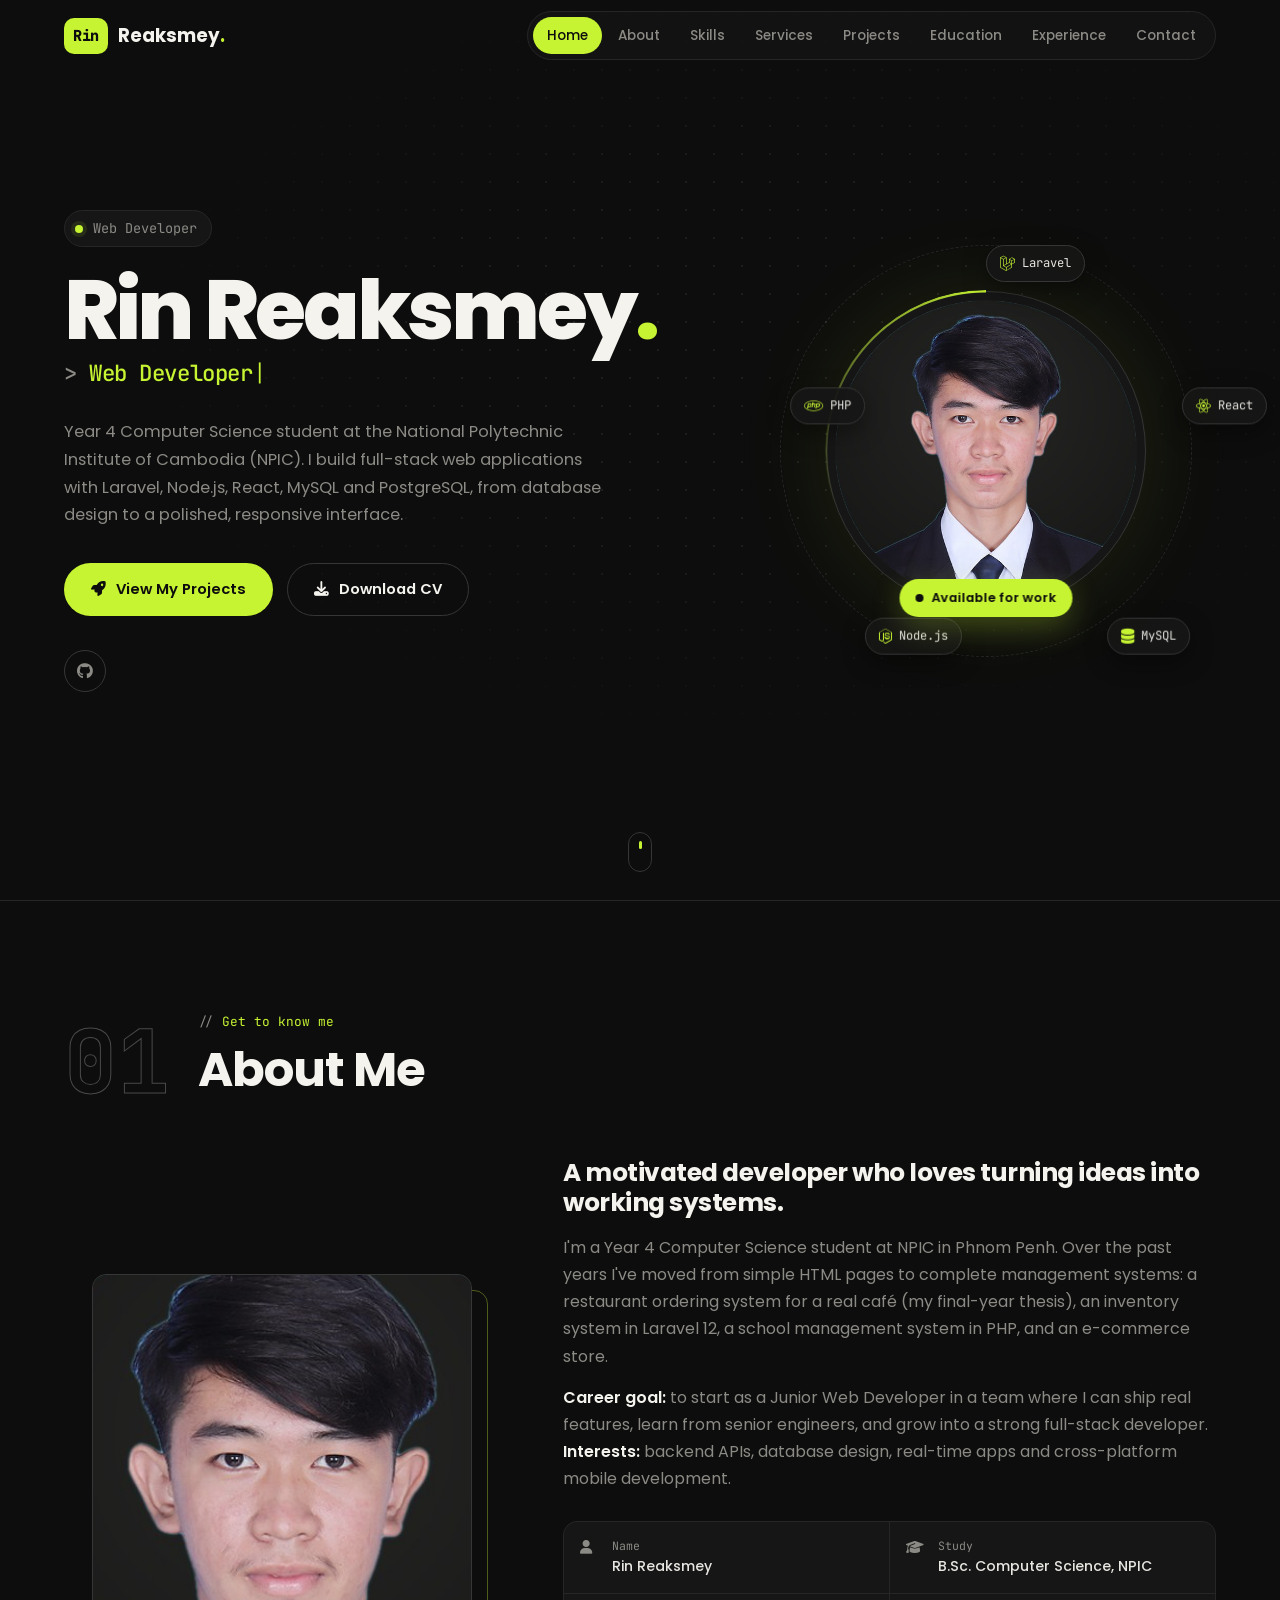
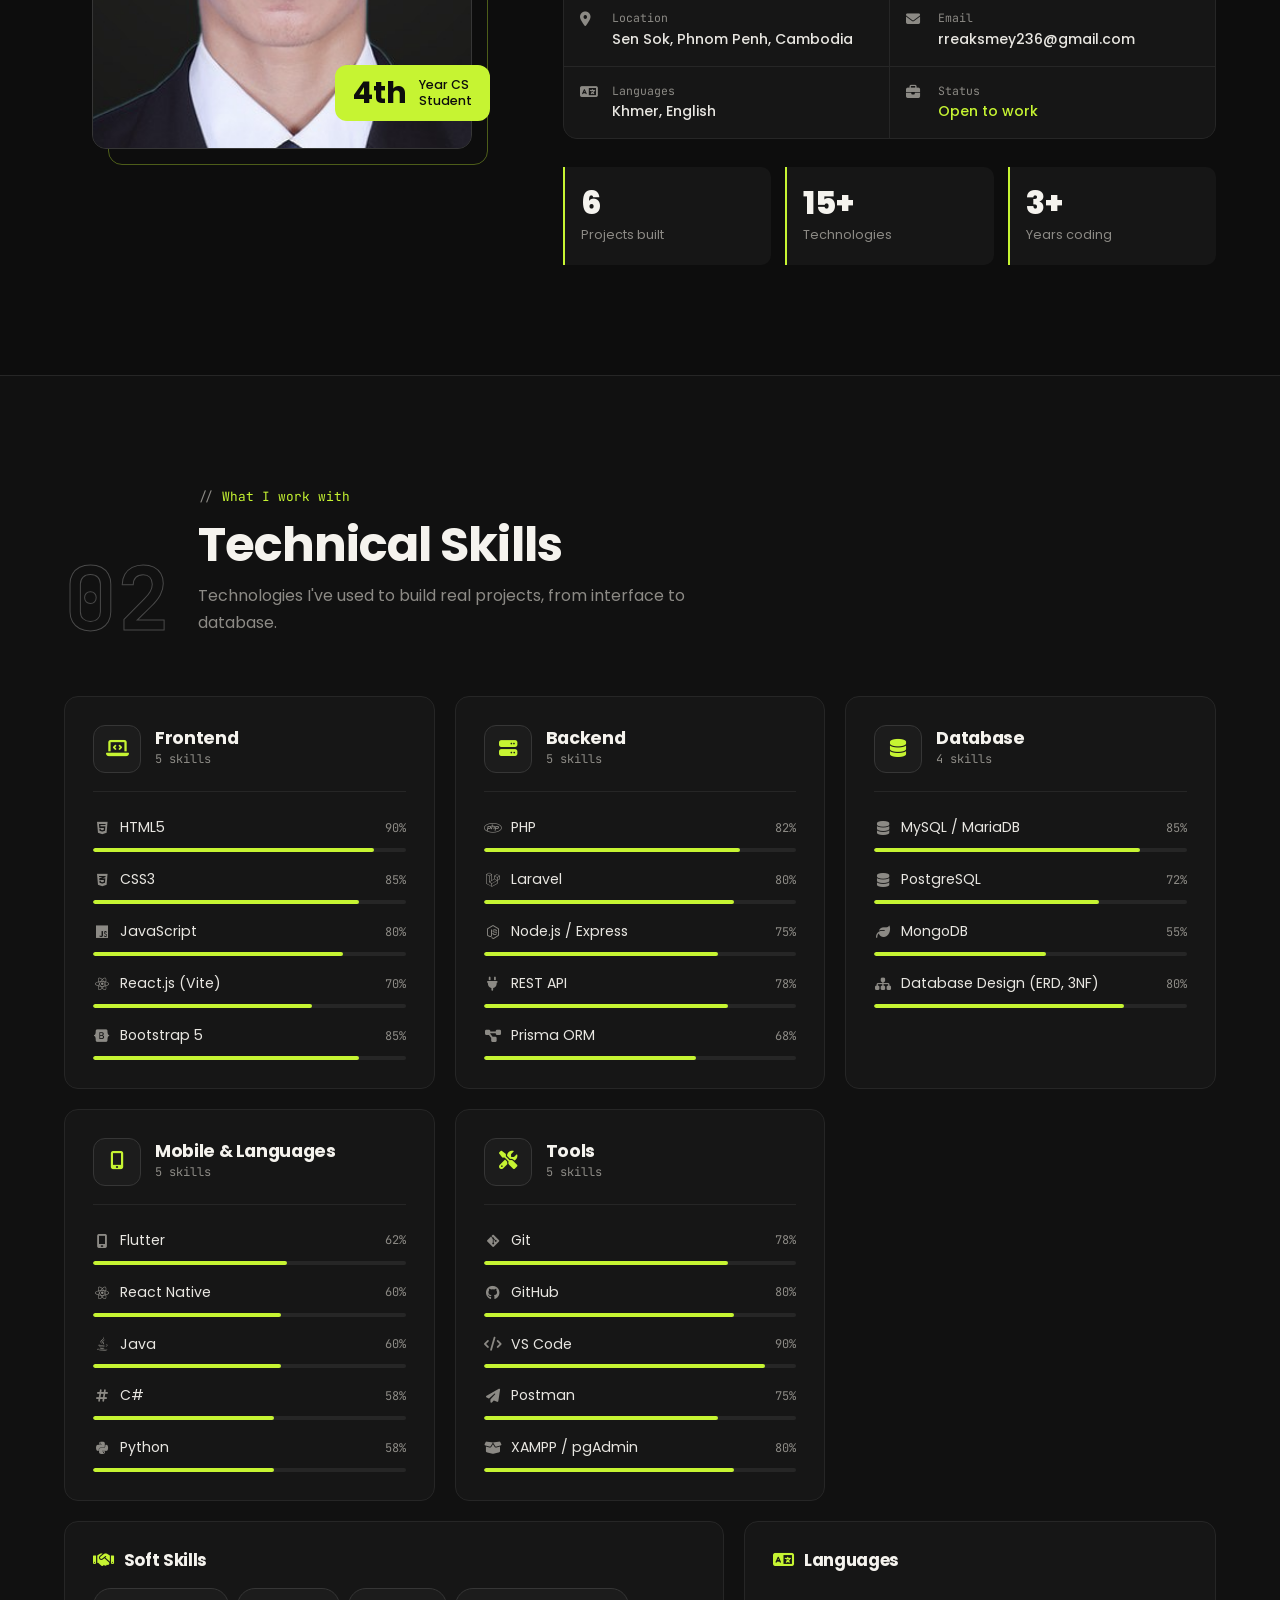
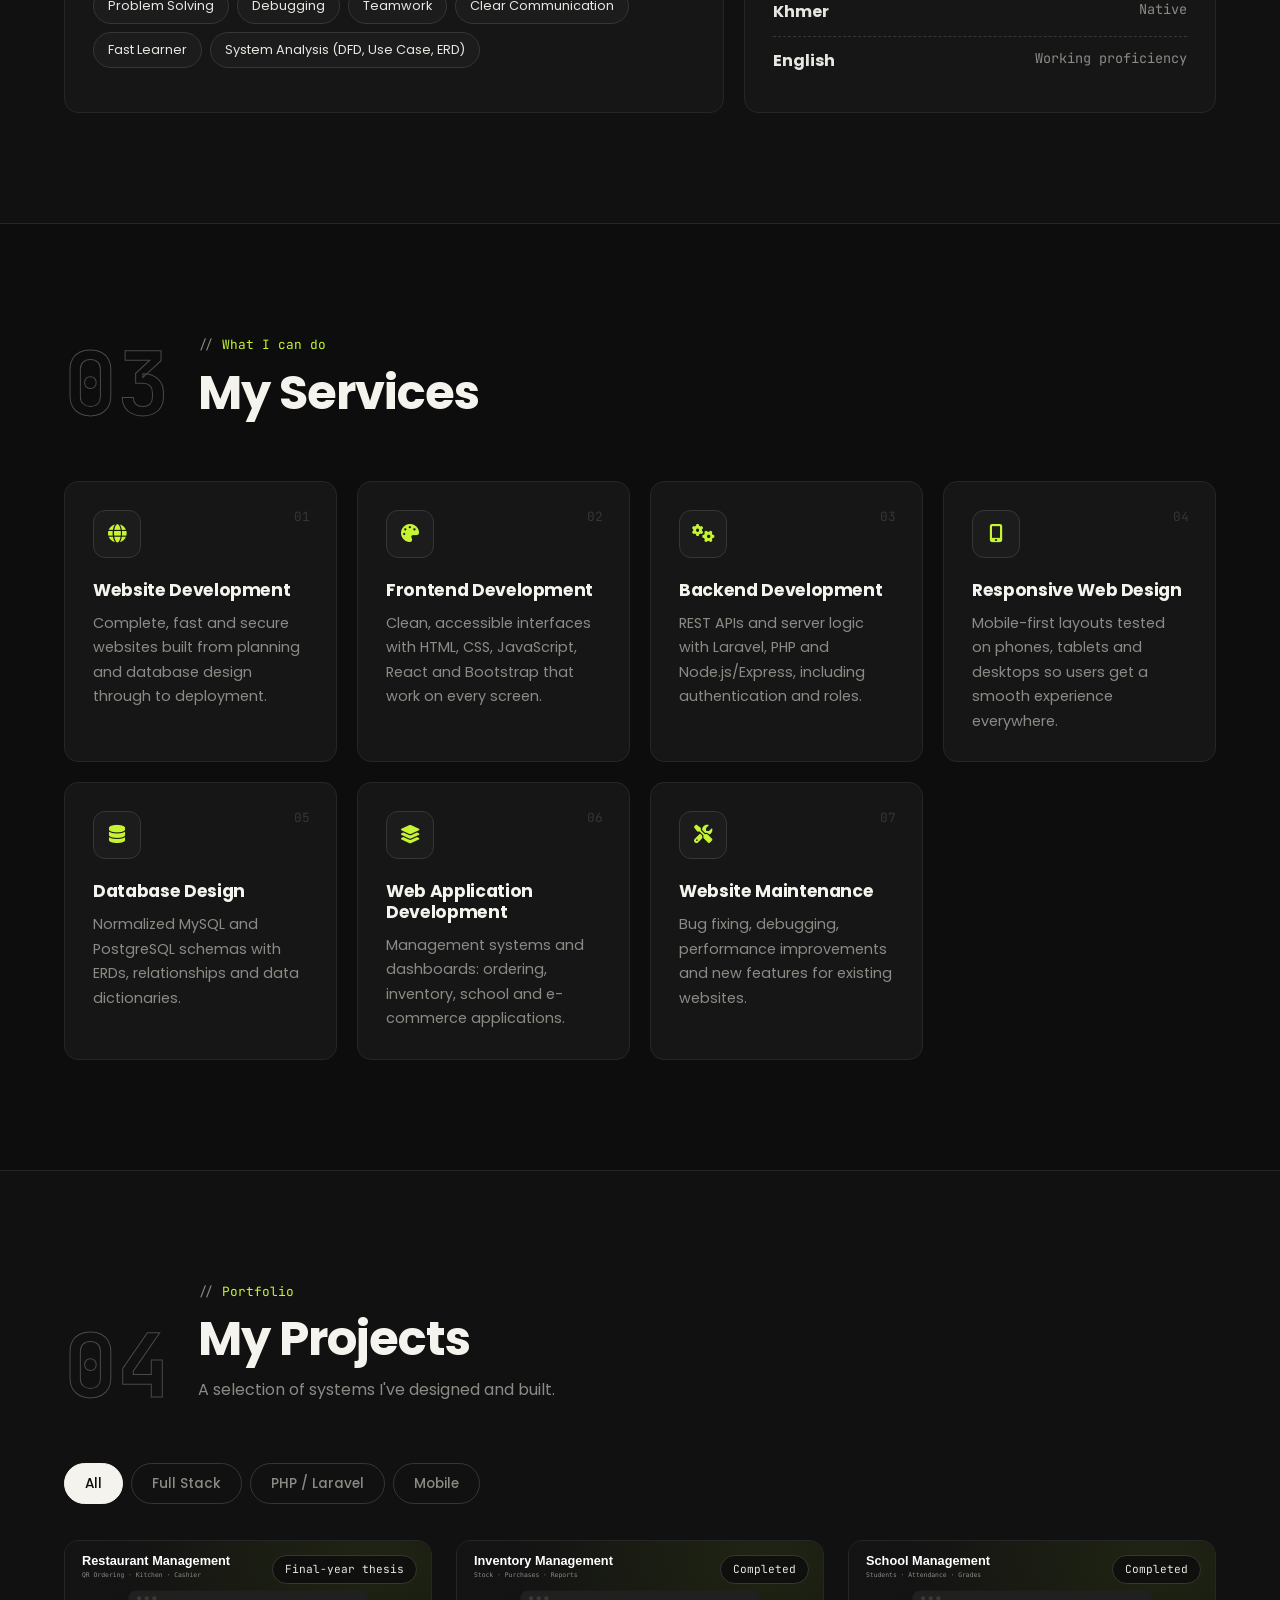
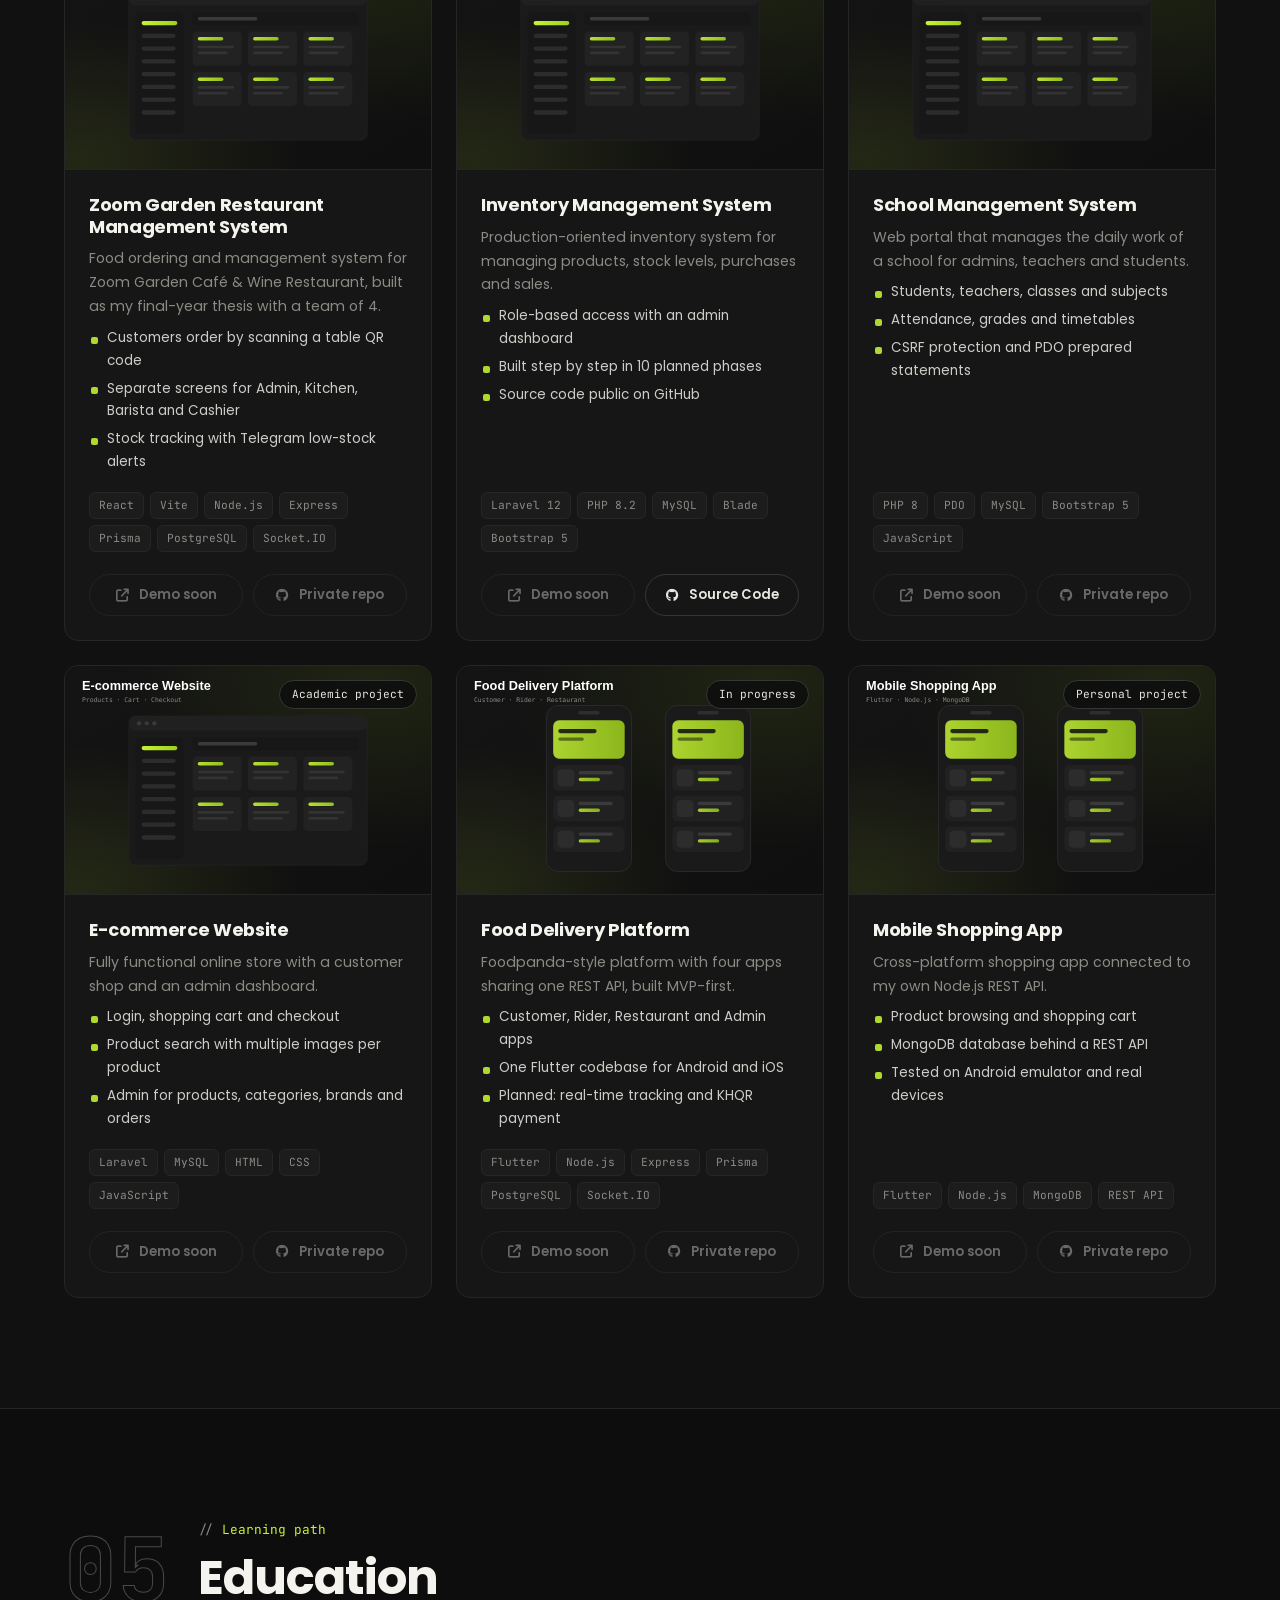
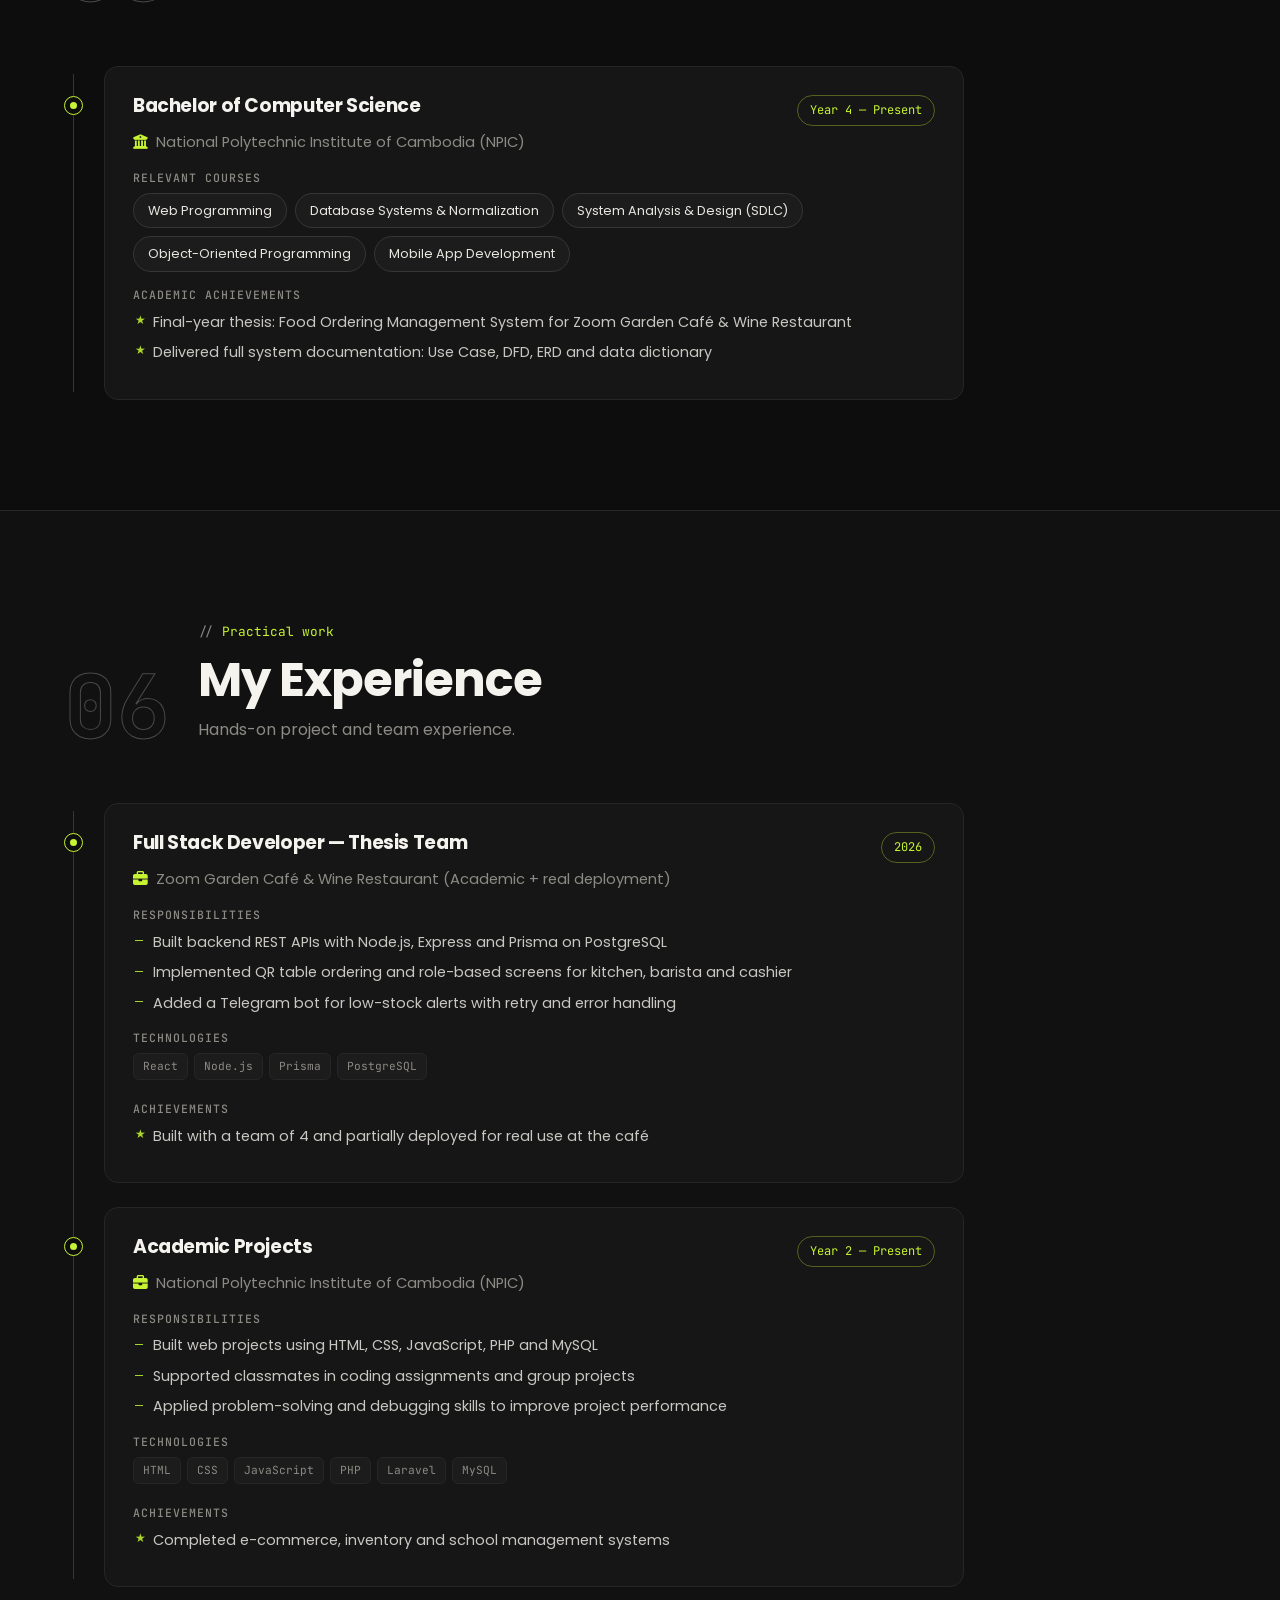
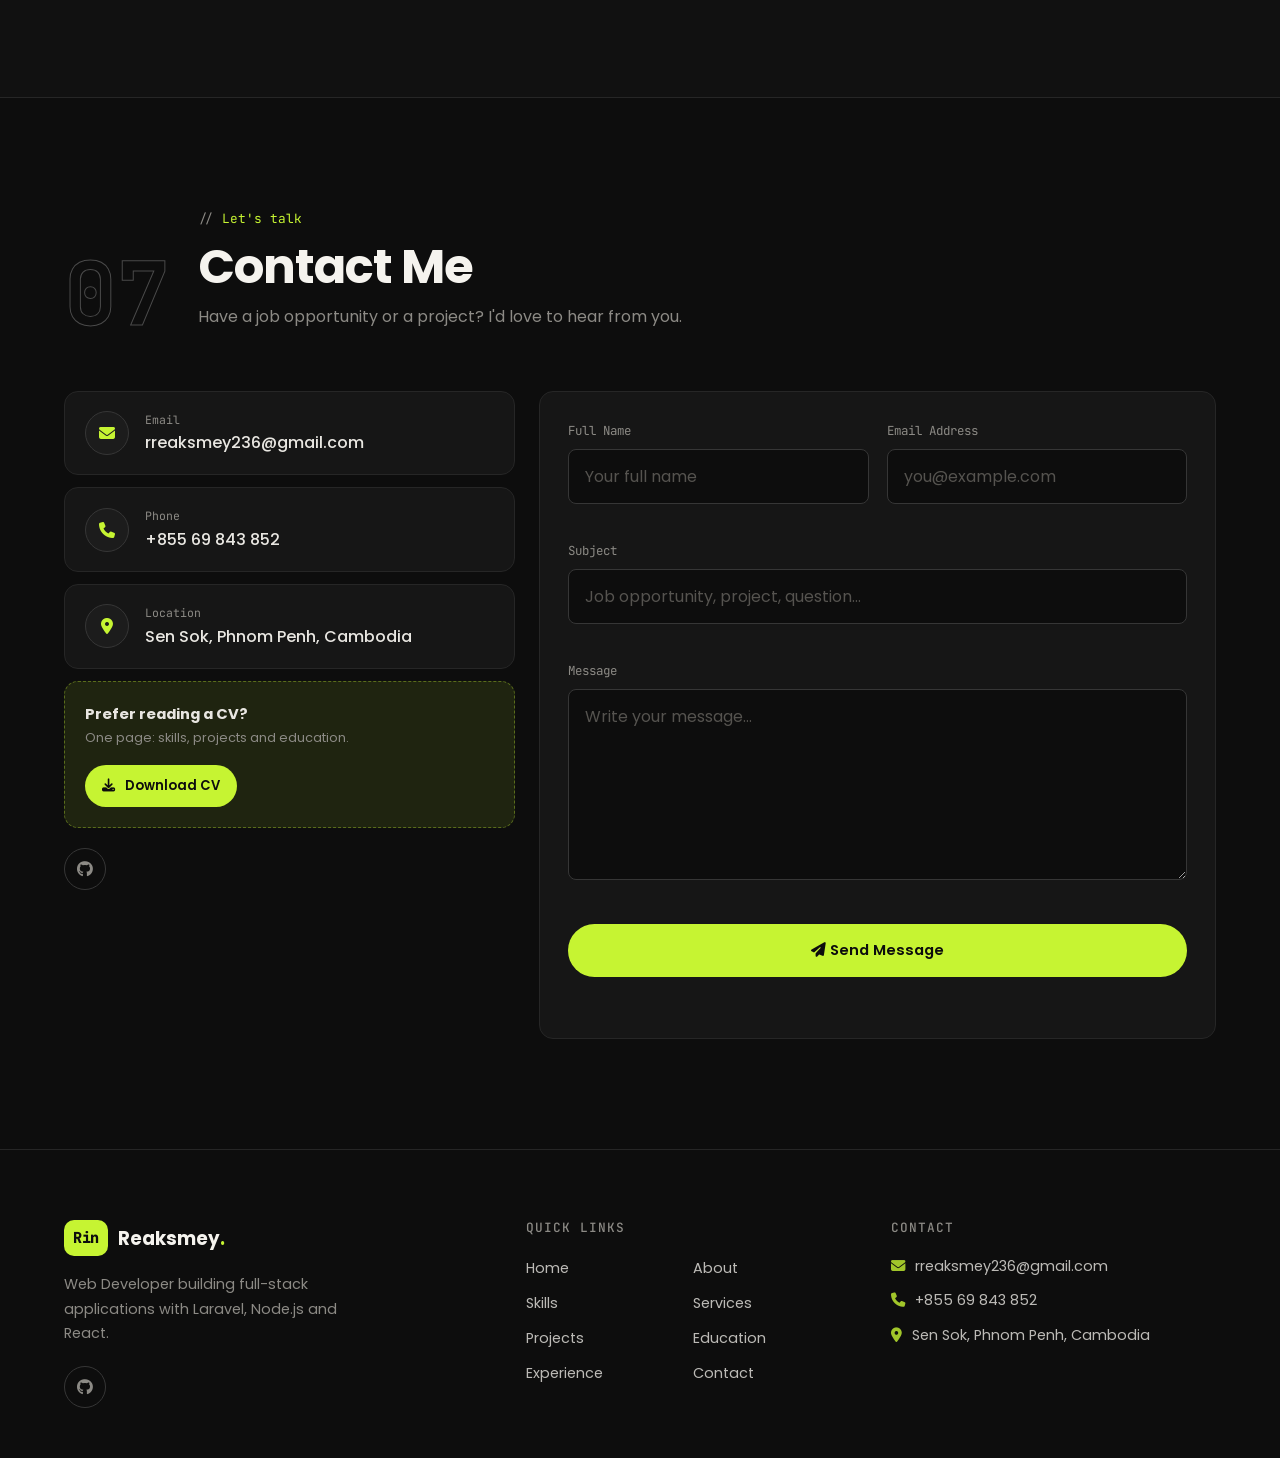
<file: index.html>
<!DOCTYPE html>
<html lang="en">
<head>
  <meta charset="UTF-8" />
  <meta name="viewport" content="width=device-width, initial-scale=1.0" />
  <title>Rin Reaksmey | Web Developer Portfolio — Laravel, Node.js, React</title>
  <meta name="description" content="Portfolio of Rin Reaksmey, a Year 4 Computer Science student at NPIC and Web Developer in Phnom Penh, Cambodia, building full-stack web applications with Laravel, PHP, Node.js, React, MySQL and PostgreSQL." />
  <meta name="author" content="Rin Reaksmey" />
  <meta name="theme-color" content="#0d0d0d" />

  <!-- Open Graph (link previews on Facebook, Telegram, LinkedIn) -->
  <meta property="og:type" content="website" />
  <meta property="og:title" content="Rin Reaksmey | Web Developer" />
  <meta property="og:description" content="Full-stack web developer building with Laravel, Node.js, React, MySQL and PostgreSQL." />
  <meta property="og:image" content="https://meymeyit.github.io/assets/images/profile.jpg" />

  <link rel="canonical" href="https://meymeyit.github.io/" />
  <meta property="og:url" content="https://meymeyit.github.io/" />
  <meta name="twitter:card" content="summary" />
  <link rel="icon" href="assets/icons/favicon.svg" type="image/svg+xml" />

  <!-- Structured data: helps Google show your name, job title and links -->
  <script type="application/ld+json">
  {
    "@context": "https://schema.org",
    "@type": "Person",
    "name": "Rin Reaksmey",
    "jobTitle": "Web Developer",
    "url": "https://meymeyit.github.io/",
    "image": "https://meymeyit.github.io/assets/images/profile.jpg",
    "email": "mailto:rreaksmey236@gmail.com",
    "address": { "@type": "PostalAddress", "addressLocality": "Phnom Penh", "addressCountry": "KH" },
    "alumniOf": { "@type": "CollegeOrUniversity", "name": "National Polytechnic Institute of Cambodia (NPIC)" },
    "knowsAbout": ["Laravel", "PHP", "Node.js", "React", "MySQL", "PostgreSQL", "JavaScript"],
    "sameAs": ["https://github.com/meymeyIT"]
  }
  </script>

  <!-- Marks that JavaScript is on, so scroll animations start hidden (no flash) -->
  <script>document.documentElement.classList.add("js");</script>

  <!-- Fonts & icons -->
  <link rel="preconnect" href="https://fonts.googleapis.com" />
  <link rel="preconnect" href="https://fonts.gstatic.com" crossorigin />
  <link href="https://fonts.googleapis.com/css2?family=JetBrains+Mono:wght@400;500;700&family=Poppins:wght@300;400;500;600;700;800&display=swap" rel="stylesheet" />
  <link rel="stylesheet" href="assets/vendor/fontawesome/css/fontawesome.min.css" />
  <link rel="stylesheet" href="assets/vendor/fontawesome/css/solid.min.css" />
  <link rel="stylesheet" href="assets/vendor/fontawesome/css/brands.min.css" />

  <link rel="stylesheet" href="css/style.css" />
</head>
<body>
  <!-- Page loader -->
  <div class="loader" id="loader" aria-hidden="true"><div class="loader__ring"></div></div>
  <script>
    /* Hide the loader as soon as the HTML is ready, even if another script has an error. */
    (function () {
      var hide = function () { var l = document.getElementById("loader"); if (l) l.classList.add("hidden"); };
      document.addEventListener("DOMContentLoaded", function () { setTimeout(hide, 300); });
      setTimeout(function () {
        hide();
        // Safety: if script.js could not start, show all content instead of leaving it hidden
        if (!document.documentElement.classList.contains("js-ready")) {
          document.querySelectorAll(".reveal").forEach(function (el) { el.classList.add("visible"); });
        }
      }, 3000);
    })();
  </script>

  <a class="skip-link" href="#main">Skip to content</a>

  <!-- ================= NAVIGATION ================= -->
  <header class="header" id="header">
    <nav class="nav container" aria-label="Main navigation">
      <a href="#home" class="nav__logo" aria-label="Rin Reaksmey — home">
        <span class="nav__logo-mark">Rin</span><span>Reaksmey<span class="text-accent">.</span></span>
      </a>

      <ul class="nav__menu" id="nav-menu">
        <li><a href="#home" class="nav__link active">Home</a></li>
        <li><a href="#about" class="nav__link">About</a></li>
        <li><a href="#skills" class="nav__link">Skills</a></li>
        <li><a href="#services" class="nav__link">Services</a></li>
        <li><a href="#projects" class="nav__link">Projects</a></li>
        <li><a href="#education" class="nav__link">Education</a></li>
        <li><a href="#experience" class="nav__link">Experience</a></li>
        <li><a href="#contact" class="nav__link">Contact</a></li>
      </ul>

      <button class="nav__toggle" id="nav-toggle" aria-label="Open menu" aria-expanded="false" aria-controls="nav-menu">
        <span></span><span></span><span></span>
      </button>
    </nav>
  </header>

  <main id="main">
    <!-- ================= HERO ================= -->
    <section class="hero section" id="home">
      <div class="hero__bg" aria-hidden="true"><span class="blob blob--1"></span><span class="blob blob--2"></span><span class="blob blob--3"></span></div>
      <div class="container hero__grid">
        <div class="hero__content">
          <p class="hero__hello reveal">Web Developer </p>
          <h1 class="hero__name reveal">Rin Reaksmey<span class="text-accent">.</span></h1>
          <h2 class="hero__role reveal">
            &gt; <span class="typing" id="typing" aria-live="polite">Web Developer</span><span class="cursor" aria-hidden="true">|</span>
          </h2>
          <p class="hero__text reveal">
            Year 4 Computer Science student at the National Polytechnic Institute of Cambodia (NPIC).
            I build full-stack web applications with Laravel, Node.js, React, MySQL and PostgreSQL,
            from database design to a polished, responsive interface.
          </p>
          <div class="hero__actions reveal">
            <a href="#projects" class="btn btn--primary"><i class="fa-solid fa-rocket"></i> View My Projects</a>
            <a href="assets/documents/cv.pdf" class="btn btn--outline" id="download-cv" data-cv-link download="CV_Rin_Reaksmey.pdf"><i class="fa-solid fa-download"></i> Download CV</a>
          </div>
          <ul class="socials reveal" data-socials aria-label="Social links"></ul>
        </div>

        <!-- Animated portrait: light ring, orbiting tech badges, 3D tilt (see css "7b" and js initHeroTilt) -->
        <div class="hero__visual reveal">
          <div class="hero__tilt" id="hero-tilt">
            <div class="hero__glow" aria-hidden="true"></div>
            <div class="hero__img-wrap">
              <div class="hero__photo">
                <img src="assets/images/profile.jpg" alt="Portrait of Rin Reaksmey" class="hero__img" width="600" height="600" fetchpriority="high" />
              </div>
            </div>
            <div class="hero__orbit" aria-hidden="true">
              <span class="orbit__item" style="--a: -90deg"><span class="hero__badge"><i class="fa-brands fa-laravel"></i> Laravel</span></span>
              <span class="orbit__item" style="--a: -18deg"><span class="hero__badge"><i class="fa-brands fa-react"></i> React</span></span>
              <span class="orbit__item" style="--a: 54deg"><span class="hero__badge"><i class="fa-solid fa-database"></i> MySQL</span></span>
              <span class="orbit__item" style="--a: 126deg"><span class="hero__badge"><i class="fa-brands fa-node-js"></i> Node.js</span></span>
              <span class="orbit__item" style="--a: 198deg"><span class="hero__badge"><i class="fa-brands fa-php"></i> PHP</span></span>
            </div>
            <span class="hero__status"><span class="hero__status-dot"></span> Available for work</span>
          </div>
        </div>
      </div>
      <a href="#about" class="scroll-down" aria-label="Scroll to About section"><span></span></a>
    </section>

    <!-- ================= ABOUT ================= -->
    <section class="section" id="about">
      <div class="container">
        <header class="section__head reveal">
          <span class="section__tag">Get to know me</span>
          <h2 class="section__title">About Me</h2>
        </header>

        <div class="about__grid">
          <div class="about__img reveal">
            <div class="about__photo"><img src="assets/images/profile.jpg" alt="Rin Reaksmey" loading="lazy" width="600" height="600" /></div>
            <div class="about__exp">
              <strong>4th</strong><span>Year CS<br />Student</span>
            </div>
          </div>

          <div class="about__content">
            <h3 class="reveal">A motivated developer who loves turning ideas into working systems.</h3>
            <p class="reveal">
              I'm a Year 4 Computer Science student at NPIC in Phnom Penh. Over the past years I've moved from
              simple HTML pages to complete management systems: a restaurant ordering system for a real café (my final-year thesis),
              an inventory system in Laravel 12, a school management system in PHP, and an e-commerce store.
            </p>
            <p class="reveal">
              <strong>Career goal:</strong> to start as a Junior Web Developer in a team where I can ship real features,
              learn from senior engineers, and grow into a strong full-stack developer.
              <strong>Interests:</strong> backend APIs, database design, real-time apps and cross-platform mobile development.
            </p>

            <ul class="about__info reveal">
              <li><i class="fa-solid fa-user"></i><span>Name</span><strong>Rin Reaksmey</strong></li>
              <li><i class="fa-solid fa-graduation-cap"></i><span>Study</span><strong>B.Sc. Computer Science, NPIC</strong></li>
              <li><i class="fa-solid fa-location-dot"></i><span>Location</span><strong data-field="location"></strong></li>
              <li><i class="fa-solid fa-envelope"></i><span>Email</span><strong data-field="email"></strong></li>
              <li><i class="fa-solid fa-language"></i><span>Languages</span><strong>Khmer, English</strong></li>
              <li><i class="fa-solid fa-briefcase"></i><span>Status</span><strong class="status-open">Open to work</strong></li>
            </ul>

            <div class="stats reveal">
              <div class="stat"><strong data-count="6">0</strong><span>Projects built</span></div>
              <div class="stat"><strong data-count="15" data-suffix="+">0</strong><span>Technologies</span></div>
              <div class="stat"><strong data-count="3" data-suffix="+">0</strong><span>Years coding</span></div>
            </div>
          </div>
        </div>
      </div>
    </section>

    <!-- ================= SKILLS ================= -->
    <section class="section section--alt" id="skills">
      <div class="container">
        <header class="section__head reveal">
          <span class="section__tag">What I work with</span>
          <h2 class="section__title">Technical Skills</h2>
          <p class="section__sub">Technologies I've used to build real projects, from interface to database.</p>
        </header>
        <div class="skills__grid" id="skills-grid"></div>

        <div class="skills__extra">
          <div class="card reveal">
            <h3 class="card__title"><i class="fa-solid fa-handshake"></i> Soft Skills</h3>
            <ul class="chips" id="soft-skills"></ul>
          </div>
          <div class="card reveal">
            <h3 class="card__title"><i class="fa-solid fa-language"></i> Languages</h3>
            <ul class="lang-list" id="languages"></ul>
          </div>
        </div>
      </div>
    </section>

    <!-- ================= SERVICES ================= -->
    <section class="section" id="services">
      <div class="container">
        <header class="section__head reveal">
          <span class="section__tag">What I can do</span>
          <h2 class="section__title">My Services</h2>
        </header>
        <div class="services__grid" id="services-grid"></div>
      </div>
    </section>

    <!-- ================= PROJECTS ================= -->
    <section class="section section--alt" id="projects">
      <div class="container">
        <header class="section__head reveal">
          <span class="section__tag">Portfolio</span>
          <h2 class="section__title">My Projects</h2>
          <p class="section__sub">A selection of systems I've designed and built.</p>
        </header>
        <div class="filters reveal" id="project-filters" role="tablist" aria-label="Filter projects by category"></div>
        <div class="projects__grid" id="projects-grid" aria-live="polite"></div>
      </div>
    </section>

    <!-- ================= EDUCATION ================= -->
    <section class="section" id="education">
      <div class="container">
        <header class="section__head reveal">
          <span class="section__tag">Learning path</span>
          <h2 class="section__title">Education</h2>
        </header>
        <div class="timeline" id="education-timeline"></div>
      </div>
    </section>

    <!-- ================= EXPERIENCE ================= -->
    <section class="section section--alt" id="experience">
      <div class="container">
        <header class="section__head reveal">
          <span class="section__tag">Practical work</span>
          <h2 class="section__title">My Experience</h2>
          <p class="section__sub">Hands-on project and team experience.</p>
        </header>
        <div class="timeline" id="experience-timeline"></div>
      </div>
    </section>

    <!-- ================= CONTACT ================= -->
    <section class="section" id="contact">
      <div class="container">
        <header class="section__head reveal">
          <span class="section__tag">Let's talk</span>
          <h2 class="section__title">Contact Me</h2>
          <p class="section__sub">Have a job opportunity or a project? I'd love to hear from you.</p>
        </header>

        <div class="contact__grid">
          <aside class="contact__info reveal">
            <a class="contact__item" data-href="mailto" href="#">
              <i class="fa-solid fa-envelope"></i><div><span>Email</span><strong data-field="email"></strong></div>
            </a>
            <a class="contact__item" data-href="tel" href="#">
              <i class="fa-solid fa-phone"></i><div><span>Phone</span><strong data-field="phone"></strong></div>
            </a>
            <div class="contact__item">
              <i class="fa-solid fa-location-dot"></i><div><span>Location</span><strong data-field="location"></strong></div>
            </div>
            <div class="contact__cv">
              <p><strong>Prefer reading a CV?</strong><span>One page: skills, projects and education.</span></p>
              <a href="assets/documents/cv.pdf" class="btn btn--primary btn--sm" data-cv-link download="CV_Rin_Reaksmey.pdf"><i class="fa-solid fa-download"></i> Download CV</a>
            </div>
            <ul class="socials" data-socials aria-label="Social links"></ul>
          </aside>

          <form class="form card reveal" id="contact-form" novalidate>
            <div class="form__row">
              <div class="form__group">
                <label for="name">Full Name</label>
                <input type="text" id="name" name="from_name" autocomplete="name" placeholder="Your full name" required />
                <small class="form__error" aria-live="polite"></small>
              </div>
              <div class="form__group">
                <label for="email">Email Address</label>
                <input type="email" id="email" name="reply_to" autocomplete="email" placeholder="you@example.com" required />
                <small class="form__error" aria-live="polite"></small>
              </div>
            </div>
            <div class="form__group">
              <label for="subject">Subject</label>
              <input type="text" id="subject" name="subject" placeholder="Job opportunity, project, question…" required />
              <small class="form__error" aria-live="polite"></small>
            </div>
            <div class="form__group">
              <label for="message">Message</label>
              <textarea id="message" name="message" rows="6" placeholder="Write your message…" required></textarea>
              <small class="form__error" aria-live="polite"></small>
            </div>
            <button type="submit" class="btn btn--primary btn--block" id="submit-btn">
              <span class="btn__label"><i class="fa-solid fa-paper-plane"></i> Send Message</span>
              <span class="btn__spinner" aria-hidden="true"></span>
            </button>
            <p class="form__status" id="form-status" role="status" aria-live="polite"></p>
          </form>
        </div>
      </div>
    </section>
  </main>

  <!-- ================= FOOTER ================= -->
  <footer class="footer">
    <div class="container footer__grid">
      <div>
        <a href="#home" class="nav__logo" aria-label="Rin Reaksmey — back to top"><span class="nav__logo-mark">Rin</span><span>Reaksmey<span class="text-accent">.</span></span></a>
        <p class="footer__text">Web Developer building full-stack applications with Laravel, Node.js and React.</p>
        <ul class="socials" data-socials aria-label="Social links"></ul>
      </div>
      <nav aria-label="Footer navigation">
        <h3 class="footer__title">Quick Links</h3>
        <ul class="footer__links">
          <li><a href="#home">Home</a></li><li><a href="#about">About</a></li>
          <li><a href="#skills">Skills</a></li><li><a href="#services">Services</a></li>
          <li><a href="#projects">Projects</a></li><li><a href="#education">Education</a></li>
          <li><a href="#experience">Experience</a></li><li><a href="#contact">Contact</a></li>
        </ul>
      </nav>
      <div>
        <h3 class="footer__title">Contact</h3>
        <ul class="footer__contact">
          <li><i class="fa-solid fa-envelope"></i> <span data-field="email"></span></li>
          <li><i class="fa-solid fa-phone"></i> <span data-field="phone"></span></li>
          <li><i class="fa-solid fa-location-dot"></i> <span data-field="location"></span></li>
        </ul>
      </div>
    </div>
  </footer>

  <button class="back-to-top" id="back-to-top" aria-label="Back to top"><i class="fa-solid fa-arrow-up"></i></button>

  <div class="toast" id="toast" role="alert" aria-live="assertive"></div>

  <script src="js/data.js"></script>
  <script src="js/script.js"></script>
</body>
</html>
</file>
<file: css/style.css>
/* =====================================================================
   Rin Reaksmey — Portfolio stylesheet
   Design: "Graphite + Lime" — near-black, warm greys and ONE accent.
   To change the whole look, edit --accent below (e.g. #ff8a3d orange,
   #7dd3fc sky, #f472b6 pink). Everything else is neutral.

   Sections: 1 Variables · 2 Base · 3 Utilities · 4 Buttons · 5 Loader
   6 Navbar · 7 Hero · 8 About · 9 Skills · 10 Services · 11 Projects
   12 Timeline · 13 Contact · 14 Footer · 15 Widgets · 16 Animations
   17 Responsive
   ===================================================================== */

/* ---------- 1. Variables ---------- */
:root {
  --accent: #c6f432;            /* the only colour on the site */
  --accent-ink: #0d0d0d;        /* text on top of the accent */
  --accent-soft: rgba(198, 244, 50, 0.1);
  --accent-line: rgba(198, 244, 50, 0.35);

  --bg: #0d0d0d;
  --bg-alt: #111111;
  --surface: #161616;
  --surface-2: #1c1c1c;
  --border: #262626;
  --border-strong: #363636;
  --text: #e8e6e1;
  --text-muted: #8c8a85;
  --heading: #f5f3ee;

  --success: var(--accent);
  --error: #ff6b5e;

  --font: "Poppins", system-ui, -apple-system, "Segoe UI", Roboto, sans-serif;
  --mono: "JetBrains Mono", ui-monospace, "SFMono-Regular", Consolas, monospace;
  --radius: 14px;
  --radius-sm: 8px;
  --shadow: 0 20px 40px rgba(0, 0, 0, 0.45);
  --header-h: 72px;
  --ease: cubic-bezier(0.22, 1, 0.36, 1);
}

/* ---------- 2. Base ---------- */
*, *::before, *::after { box-sizing: border-box; margin: 0; padding: 0; }
html { scroll-behavior: smooth; scroll-padding-top: var(--header-h); }
body {
  font-family: var(--font);
  background: var(--bg);
  color: var(--text);
  line-height: 1.7;
  overflow-x: hidden;
  -webkit-font-smoothing: antialiased;
  counter-reset: section;
}
body.no-scroll { overflow: hidden; }
img { max-width: 100%; display: block; }
a { color: inherit; text-decoration: none; }
ul { list-style: none; }
button, input, textarea { font: inherit; color: inherit; }
button { cursor: pointer; background: none; border: none; }
h1, h2, h3, h4 { color: var(--heading); line-height: 1.2; letter-spacing: -0.02em; }
:focus-visible { outline: 2px solid var(--accent); outline-offset: 3px; border-radius: 6px; }
::selection { background: var(--accent); color: var(--accent-ink); }

::-webkit-scrollbar { width: 10px; }
::-webkit-scrollbar-track { background: var(--bg); }
::-webkit-scrollbar-thumb { background: var(--border-strong); border-radius: 10px; }
::-webkit-scrollbar-thumb:hover { background: var(--accent); }

/* ---------- 3. Utilities ---------- */
.container { width: min(1160px, 90%); margin-inline: auto; }
.section { padding: 110px 0; position: relative; border-top: 1px solid var(--border); }
.section--alt { background: var(--bg-alt); }
.text-gradient, .text-accent { color: var(--accent); }
.skip-link { position: absolute; left: -999px; top: 10px; z-index: 2000; background: var(--accent); color: var(--accent-ink); padding: 8px 16px; border-radius: 8px; }
.skip-link:focus { left: 10px; }

/* Section header: numbered, left-aligned, editorial */
.section__head { counter-increment: section; display: grid; grid-template-columns: auto 1fr; column-gap: 28px; align-items: end; margin-bottom: 60px; }
.section__head::before {
  content: counter(section, decimal-leading-zero);
  grid-row: span 3; font-family: var(--mono); font-size: clamp(3rem, 7vw, 5.5rem); font-weight: 700; line-height: 0.85;
  color: transparent; -webkit-text-stroke: 1px #4a4a4a;
}
.section__tag { font-family: var(--mono); font-size: 0.8rem; color: var(--accent); margin-bottom: 8px; }
.section__tag::before { content: "// "; color: var(--text-muted); }
.section__title { font-size: clamp(2rem, 4.2vw, 3rem); font-weight: 700; }
.section__sub { color: var(--text-muted); margin-top: 8px; max-width: 560px; }

.card {
  background: var(--surface);
  border: 1px solid var(--border);
  border-radius: var(--radius);
  padding: 28px;
  transition: transform 0.4s var(--ease), border-color 0.3s, background 0.3s;
}
.card:hover { transform: translateY(-4px); border-color: var(--accent-line); }
.card__title { font-size: 1.05rem; display: flex; align-items: center; gap: 10px; margin-bottom: 18px; }
.card__title i { color: var(--accent); }

.icon-box {
  width: 48px; height: 48px; flex-shrink: 0; display: grid; place-items: center; border-radius: 12px;
  background: var(--surface-2); border: 1px solid var(--border-strong); color: var(--accent); font-size: 1.15rem;
  transition: background 0.3s, color 0.3s, transform 0.4s var(--ease);
}

.chips { display: flex; flex-wrap: wrap; gap: 8px; }
.chip { font-size: 0.8rem; padding: 6px 14px; border-radius: 50px; color: var(--text); background: var(--surface-2); border: 1px solid var(--border-strong); }

/* ---------- 4. Buttons ---------- */
.btn {
  display: inline-flex; align-items: center; justify-content: center; gap: 10px;
  padding: 13px 26px; border-radius: 50px; font-weight: 600; font-size: 0.92rem;
  transition: transform 0.3s var(--ease), background 0.3s, color 0.3s, border-color 0.3s, opacity 0.3s;
  position: relative; white-space: nowrap; border: 1px solid transparent;
}
.btn--primary { background: var(--accent); color: var(--accent-ink); }
.btn--primary:hover { transform: translateY(-3px); background: #d6ff5c; }
.btn--outline { border-color: var(--border-strong); color: var(--heading); }
.btn--outline:hover { border-color: var(--heading); background: var(--heading); color: var(--bg); transform: translateY(-3px); }
.btn--sm { padding: 9px 16px; font-size: 0.82rem; }
.btn--ghost { background: transparent; border-color: var(--border-strong); color: var(--text); }
.btn--ghost:hover { border-color: var(--accent); color: var(--accent); }
.btn--block { width: 100%; }
.btn[aria-disabled="true"], .btn:disabled { opacity: 0.4; cursor: not-allowed; pointer-events: none; }
.btn__spinner { display: none; width: 20px; height: 20px; border: 3px solid rgba(0, 0, 0, 0.25); border-top-color: var(--accent-ink); border-radius: 50%; animation: spin 0.8s linear infinite; }
.btn.is-loading .btn__label { display: none; }
.btn.is-loading .btn__spinner { display: inline-block; }

/* ---------- 5. Loader ---------- */
.loader { position: fixed; inset: 0; z-index: 3000; background: var(--bg); display: grid; place-items: center; transition: opacity 0.5s, visibility 0.5s; }
.loader.hidden { opacity: 0; visibility: hidden; }
.loader__ring { width: 48px; height: 48px; border-radius: 50%; border: 3px solid var(--border); border-top-color: var(--accent); animation: spin 0.8s linear infinite; }

/* ---------- 6. Navbar ---------- */
.header { position: fixed; inset: 0 0 auto; z-index: 1000; height: var(--header-h); transition: background 0.3s, border-color 0.3s; border-bottom: 1px solid transparent; }
.header.scrolled { background: rgba(13, 13, 13, 0.85); backdrop-filter: blur(14px); -webkit-backdrop-filter: blur(14px); border-bottom-color: var(--border); }
.nav { height: 100%; display: flex; align-items: center; justify-content: space-between; }
.nav__logo { display: flex; align-items: center; gap: 10px; font-weight: 700; font-size: 1.15rem; color: var(--heading); }
.nav__logo-mark { min-width: 36px; height: 36px; padding: 0 9px; border-radius: 10px; font-size: 0.95rem; letter-spacing: -0.02em; display: grid; place-items: center; background: var(--accent); color: var(--accent-ink); font-family: var(--mono); font-weight: 800; }
.nav__menu { display: flex; gap: 2px; padding: 5px; border: 1px solid var(--border); border-radius: 50px; background: rgba(22, 22, 22, 0.6); }
.nav__link { display: block; padding: 7px 14px; font-size: 0.85rem; font-weight: 500; color: var(--text-muted); border-radius: 50px; transition: color 0.3s, background 0.3s; }
.nav__link:hover { color: var(--heading); }
.nav__link.active { color: var(--accent-ink); background: var(--accent); }

.nav__toggle { display: none; width: 44px; height: 44px; border-radius: 12px; flex-direction: column; justify-content: center; align-items: center; gap: 5px; background: var(--surface); border: 1px solid var(--border); z-index: 1100; }
.nav__toggle span { width: 20px; height: 2px; background: var(--text); border-radius: 2px; transition: transform 0.35s var(--ease), opacity 0.3s; }
.nav__toggle[aria-expanded="true"] span:nth-child(1) { transform: translateY(7px) rotate(45deg); }
.nav__toggle[aria-expanded="true"] span:nth-child(2) { opacity: 0; }
.nav__toggle[aria-expanded="true"] span:nth-child(3) { transform: translateY(-7px) rotate(-45deg); }

/* ---------- 7. Hero ---------- */
.hero { min-height: 100vh; min-height: 100svh; display: flex; align-items: center; padding-top: calc(var(--header-h) + 40px); overflow: hidden; border-top: none; }
/* subtle dotted grid instead of colourful blobs */
.hero__bg {
  position: absolute; inset: 0; pointer-events: none;
  background-image: radial-gradient(rgba(255, 255, 255, 0.07) 1px, transparent 1px);
  background-size: 28px 28px;
  -webkit-mask-image: radial-gradient(ellipse 70% 60% at 60% 40%, #000 30%, transparent 75%);
  mask-image: radial-gradient(ellipse 70% 60% at 60% 40%, #000 30%, transparent 75%);
}
.blob { display: none; }
.hero__grid { position: relative; display: grid; grid-template-columns: 1.2fr 0.8fr; align-items: center; gap: 60px; }
.hero__hello {
  display: inline-flex; align-items: center; gap: 10px; font-family: var(--mono); font-size: 0.85rem; color: var(--text-muted);
  padding: 6px 14px 6px 10px; border: 1px solid var(--border); border-radius: 50px; background: var(--surface);
}
.hero__hello::before { content: ""; width: 8px; height: 8px; border-radius: 50%; background: var(--accent); box-shadow: 0 0 0 4px var(--accent-soft); animation: pulse 2s infinite; }
.hero__name { font-size: clamp(2.8rem, 7vw, 5.2rem); font-weight: 800; margin: 22px 0 8px; letter-spacing: -0.04em; line-height: 1; }
.hero__role { font-family: var(--mono); font-size: clamp(1.05rem, 2.2vw, 1.4rem); font-weight: 500; color: var(--text-muted); min-height: 1.6em; }
.typing { color: var(--accent); }
.cursor { color: var(--accent); font-weight: 300; animation: blink 1s step-end infinite; margin-left: 1px; }
.hero__text { color: var(--text-muted); max-width: 540px; margin: 22px 0 34px; font-size: 1.02rem; }
.hero__actions { display: flex; flex-wrap: wrap; gap: 14px; margin-bottom: 34px; }

.socials { display: flex; gap: 10px; flex-wrap: wrap; }
.socials a {
  width: 42px; height: 42px; display: grid; place-items: center; border-radius: 50%; font-size: 1rem;
  border: 1px solid var(--border-strong); color: var(--text-muted);
  transition: transform 0.3s var(--ease), background 0.3s, color 0.3s, border-color 0.3s;
}
.socials a:hover { background: var(--accent); color: var(--accent-ink); border-color: var(--accent); transform: translateY(-3px); }

/* ---------- 7b. Animated portrait ---------- */
.hero__visual { position: relative; justify-self: center; }
.hero__tilt {
  --size: 320px;                       /* photo diameter */
  --r: calc(var(--size) / 2 + 46px);   /* orbit radius */
  position: relative; width: var(--size); aspect-ratio: 1; margin: 70px;
  transform-style: preserve-3d; transition: transform 0.25s ease-out; will-change: transform;
}
/* soft lime light that breathes behind the photo */
.hero__glow {
  position: absolute; inset: 8%; border-radius: 50%; background: var(--accent);
  filter: blur(60px); opacity: 0.18; animation: breathe 5s ease-in-out infinite;
}
.hero__img-wrap { position: relative; width: 100%; height: 100%; border-radius: 50%; padding: 8px; background: var(--surface); border: 1px solid var(--border-strong); }
/* sweeping light ring */
.hero__img-wrap::before {
  content: ""; position: absolute; inset: -2px; border-radius: 50%;
  background: conic-gradient(from 0deg, transparent 0deg 250deg, rgba(198, 244, 50, 0.35) 300deg, var(--accent) 360deg);
  -webkit-mask: radial-gradient(farthest-side, transparent calc(100% - 3px), #000 calc(100% - 2px));
  mask: radial-gradient(farthest-side, transparent calc(100% - 3px), #000 calc(100% - 2px));
  animation: spin 3.5s linear infinite;
}
.hero__photo { position: relative; width: 100%; height: 100%; border-radius: 50%; overflow: hidden; background: #1e1e1e; transform: translateZ(30px); }
.hero__img {
  width: 100%; height: 100%; object-fit: cover; border-radius: 50%;
  animation: photoIn 1.3s var(--ease) 0.35s both; transition: transform 0.6s var(--ease), filter 0.6s;
}
.hero__tilt:hover .hero__img { transform: scale(1.06); filter: brightness(1.06); }

/* orbiting tech badges */
.hero__orbit { position: absolute; left: 50%; top: 50%; width: calc(var(--r) * 2); height: calc(var(--r) * 2); margin: calc(var(--r) * -1) 0 0 calc(var(--r) * -1); animation: spin 32s linear infinite; pointer-events: none; }
.hero__orbit::before { content: ""; position: absolute; inset: 0; border-radius: 50%; border: 1px dashed rgba(255, 255, 255, 0.1); }
.orbit__item { position: absolute; left: 50%; top: 50%; width: 0; height: 0; transform: rotate(var(--a)) translateX(var(--r)) rotate(calc(var(--a) * -1)); }
.hero__badge {
  position: absolute; left: 0; top: 0; display: flex; align-items: center; gap: 7px; white-space: nowrap;
  padding: 7px 13px; border-radius: 50px; font-family: var(--mono); font-size: 0.76rem; color: var(--text);
  background: rgba(22, 22, 22, 0.92); border: 1px solid var(--border-strong); backdrop-filter: blur(8px); -webkit-backdrop-filter: blur(8px);
  box-shadow: 0 8px 24px rgba(0, 0, 0, 0.4); animation: counterSpin 32s linear infinite; pointer-events: auto;
  transition: border-color 0.3s, color 0.3s;
}
.hero__badge i { color: var(--accent); font-size: 0.95rem; }
.hero__badge:hover { border-color: var(--accent); color: var(--accent); }
/* pause the orbit while the visitor looks at the photo */
.hero__tilt:hover .hero__orbit, .hero__tilt:hover .hero__badge { animation-play-state: paused; }

/* "Available for work" chip under the photo */
.hero__status {
  position: absolute; left: 50%; bottom: -6px; transform: translateX(-50%) translateZ(60px); display: inline-flex; align-items: center; gap: 8px;
  padding: 8px 16px; border-radius: 50px; white-space: nowrap; font-size: 0.8rem; font-weight: 600; color: var(--accent-ink); background: var(--accent);
  box-shadow: 0 10px 30px rgba(198, 244, 50, 0.25); animation: statusIn 0.8s var(--ease) 1.2s both;
}
.hero__status-dot { width: 8px; height: 8px; border-radius: 50%; background: var(--accent-ink); animation: blink 1.6s step-end infinite; }

.scroll-down { position: absolute; bottom: 28px; left: 50%; transform: translateX(-50%); width: 24px; height: 40px; border: 1px solid var(--border-strong); border-radius: 20px; }
.scroll-down span { position: absolute; top: 8px; left: 50%; width: 3px; height: 8px; margin-left: -1.5px; border-radius: 2px; background: var(--accent); animation: scrollDot 1.8s infinite; }

/* ---------- 8. About ---------- */
.about__grid { display: grid; grid-template-columns: 0.8fr 1.2fr; gap: 64px; align-items: center; }
.about__img { position: relative; max-width: 380px; justify-self: center; width: 100%; }
.about__photo { border-radius: var(--radius); aspect-ratio: 4/5; overflow: hidden; background: #1e1e1e; border: 1px solid var(--border-strong); }
.about__photo img { width: 100%; height: 100%; object-fit: cover; object-position: center 30%; transform: scale(1.32); transform-origin: center 40%; filter: grayscale(0.15); transition: filter 0.5s, transform 0.8s var(--ease); }
.about__img:hover .about__photo img { filter: none; transform: scale(1.38); }
.about__img::before { content: ""; position: absolute; inset: 16px -16px -16px 16px; border-radius: var(--radius); border: 1px solid var(--accent-line); z-index: -1; }
.about__exp { position: absolute; right: -18px; bottom: 28px; display: flex; align-items: center; gap: 12px; padding: 12px 18px; border-radius: 12px; background: var(--accent); }
.about__exp strong { font-size: 1.9rem; color: var(--accent-ink); line-height: 1; }
.about__exp span { font-size: 0.78rem; line-height: 1.3; color: var(--accent-ink); font-weight: 500; }
.about__content h3 { font-size: 1.55rem; margin-bottom: 16px; }
.about__content p { color: var(--text-muted); margin-bottom: 14px; }
.about__content p strong { color: var(--heading); font-weight: 600; }
.about__info { display: grid; grid-template-columns: repeat(2, 1fr); gap: 1px; margin: 28px 0; background: var(--border); border: 1px solid var(--border); border-radius: var(--radius); overflow: hidden; }
.about__info li { display: grid; grid-template-columns: 22px 1fr; column-gap: 10px; padding: 14px 16px; background: var(--surface); font-size: 0.88rem; }
.about__info i { grid-row: span 2; color: var(--text-muted); margin-top: 4px; }
.about__info span { color: var(--text-muted); font-size: 0.72rem; font-family: var(--mono); }
.about__info strong { font-weight: 500; word-break: break-word; }
.status-open { color: var(--accent); }
.stats { display: grid; grid-template-columns: repeat(3, 1fr); gap: 14px; }
.stat { padding: 18px 16px; border-left: 2px solid var(--accent); background: var(--surface); border-radius: 0 10px 10px 0; }
.stat strong { display: block; font-size: 2rem; font-weight: 800; color: var(--heading); line-height: 1.1; }
.stat span { color: var(--text-muted); font-size: 0.8rem; }

/* ---------- 9. Skills ---------- */
.skills__grid { display: grid; grid-template-columns: repeat(auto-fit, minmax(320px, 1fr)); gap: 20px; }
.skill-card__head { display: flex; align-items: center; gap: 14px; margin-bottom: 24px; padding-bottom: 18px; border-bottom: 1px solid var(--border); }
.skill-card__head h3 { font-size: 1.1rem; }
.skill-card__head p { color: var(--text-muted); font-size: 0.75rem; font-family: var(--mono); }
.skill { margin-bottom: 16px; }
.skill:last-child { margin-bottom: 0; }
.skill__top { display: flex; align-items: center; justify-content: space-between; font-size: 0.88rem; margin-bottom: 8px; }
.skill__name { display: flex; align-items: center; gap: 9px; }
.skill__name i { width: 18px; text-align: center; color: var(--text-muted); }
.skill__pct { color: var(--text-muted); font-size: 0.75rem; font-family: var(--mono); }
.skill__bar { height: 4px; border-radius: 4px; background: var(--border); overflow: hidden; }
.skill__fill { height: 100%; width: 0; border-radius: 4px; background: var(--accent); transition: width 1.4s var(--ease); }
.skills__extra { display: grid; grid-template-columns: 1.4fr 1fr; gap: 20px; margin-top: 20px; }
.lang-list li { display: flex; justify-content: space-between; padding: 10px 0; border-bottom: 1px dashed var(--border-strong); }
.lang-list li:last-child { border-bottom: none; }
.lang-list span { color: var(--text-muted); font-size: 0.85rem; font-family: var(--mono); }

/* ---------- 10. Services ---------- */
.services__grid { display: grid; grid-template-columns: repeat(auto-fit, minmax(250px, 1fr)); gap: 20px; counter-reset: service; }
.service { position: relative; overflow: hidden; counter-increment: service; }
.service::after {
  content: counter(service, decimal-leading-zero); position: absolute; top: 24px; right: 26px;
  font-family: var(--mono); font-size: 0.8rem; color: var(--border-strong); transition: color 0.3s;
}
.service h3 { font-size: 1.08rem; margin: 22px 0 10px; }
.service p { color: var(--text-muted); font-size: 0.9rem; }
.service:hover .icon-box { background: var(--accent); color: var(--accent-ink); border-color: var(--accent); transform: rotate(-6deg); }
.service:hover::after { color: var(--accent); }

/* ---------- 11. Projects ---------- */
.filters { display: flex; flex-wrap: wrap; gap: 8px; margin-bottom: 36px; }
.filter-btn { padding: 8px 20px; border-radius: 50px; font-size: 0.85rem; font-weight: 500; color: var(--text-muted); border: 1px solid var(--border-strong); transition: all 0.3s; }
.filter-btn:hover { color: var(--heading); border-color: var(--heading); }
.filter-btn.active { background: var(--heading); color: var(--bg); border-color: var(--heading); }
.projects__grid { display: grid; grid-template-columns: repeat(auto-fill, minmax(330px, 1fr)); gap: 24px; }
.project { padding: 0; overflow: hidden; display: flex; flex-direction: column; }
.project.is-hidden { display: none; }
.project.is-entering { animation: popIn 0.5s var(--ease) both; }
.project__thumb { position: relative; aspect-ratio: 16/10; overflow: hidden; background: var(--surface-2); border-bottom: 1px solid var(--border); }
.project__thumb img { width: 100%; height: 100%; object-fit: cover; transition: transform 0.6s var(--ease); }
.project:hover .project__thumb img { transform: scale(1.05); }
.project__status { position: absolute; top: 14px; right: 14px; padding: 4px 12px; font-family: var(--mono); font-size: 0.7rem; border-radius: 50px; color: var(--text); background: rgba(13, 13, 13, 0.85); border: 1px solid var(--border-strong); }
.project__body { padding: 24px; display: flex; flex-direction: column; flex: 1; }
.project__title { font-size: 1.12rem; margin-bottom: 10px; }
.project__desc { color: var(--text-muted); font-size: 0.88rem; margin-bottom: 14px; }
.project__body .project__tech { margin-top: auto; }
.project__highlights { margin: -6px 0 18px; display: grid; gap: 5px; }
.project__highlights li { position: relative; padding-left: 18px; font-size: 0.84rem; color: var(--text); opacity: 0.88; }
.project__highlights li::before { content: ""; position: absolute; left: 2px; top: 0.72em; width: 7px; height: 7px; border-radius: 2px; background: var(--accent); }
.project__tech { display: flex; flex-wrap: wrap; gap: 6px; margin-bottom: 22px; }
.project__tech li { font-family: var(--mono); font-size: 0.7rem; padding: 3px 9px; border-radius: 6px; color: var(--text-muted); background: var(--surface-2); border: 1px solid var(--border); }
.project__links { display: flex; gap: 10px; flex-wrap: wrap; }
.project__links .btn { flex: 1; }

/* ---------- 12. Timeline (Education & Experience) ---------- */
.timeline { position: relative; max-width: 900px; padding-left: 40px; }
.timeline::before { content: ""; position: absolute; left: 9px; top: 8px; bottom: 8px; width: 1px; background: var(--border-strong); }
.timeline__item { position: relative; margin-bottom: 24px; }
.timeline__item:last-child { margin-bottom: 0; }
.timeline__dot { position: absolute; left: -40px; top: 30px; width: 19px; height: 19px; border-radius: 50%; background: var(--bg); border: 1px solid var(--accent); display: grid; place-items: center; }
.timeline__dot::after { content: ""; width: 7px; height: 7px; border-radius: 50%; background: var(--accent); }
.timeline__head { display: flex; flex-wrap: wrap; justify-content: space-between; gap: 10px; margin-bottom: 4px; }
.timeline__title { font-size: 1.18rem; }
.timeline__period { font-family: var(--mono); font-size: 0.75rem; padding: 4px 12px; border-radius: 50px; color: var(--accent); border: 1px solid var(--accent-line); height: fit-content; white-space: nowrap; }
.timeline__org { color: var(--text-muted); font-size: 0.92rem; margin-bottom: 12px; }
.timeline__org i { color: var(--accent); margin-right: 4px; }
.timeline__label { font-family: var(--mono); font-size: 0.72rem; text-transform: uppercase; letter-spacing: 1px; color: var(--text-muted); margin: 16px 0 8px; font-weight: 500; }
.timeline__list li { position: relative; padding-left: 20px; color: var(--text); opacity: 0.85; font-size: 0.9rem; margin-bottom: 6px; }
.timeline__list li::before { content: ""; position: absolute; left: 2px; top: 0.75em; width: 8px; height: 1px; background: var(--accent); }
.timeline__list--trophy li::before { content: "★"; width: auto; height: auto; background: none; top: 0; font-size: 0.75rem; color: var(--accent); }

/* ---------- 13. Contact ---------- */
.contact__grid { display: grid; grid-template-columns: 0.8fr 1.2fr; gap: 24px; align-items: start; }
.contact__info { display: flex; flex-direction: column; gap: 12px; }
.contact__item { display: flex; align-items: center; gap: 16px; padding: 18px 20px; border-radius: var(--radius); background: var(--surface); border: 1px solid var(--border); transition: border-color 0.3s, transform 0.3s var(--ease); }
a.contact__item:hover { border-color: var(--accent-line); transform: translateX(6px); }
.contact__item i { width: 44px; height: 44px; flex-shrink: 0; display: grid; place-items: center; border-radius: 50%; background: var(--surface-2); border: 1px solid var(--border-strong); color: var(--accent); font-size: 1rem; }
.contact__item span { display: block; color: var(--text-muted); font-size: 0.72rem; font-family: var(--mono); }
.contact__item strong { font-weight: 500; word-break: break-word; }
.contact__info .socials { margin-top: 8px; }
.contact__cv { display: flex; align-items: center; justify-content: space-between; gap: 16px; flex-wrap: wrap; padding: 20px; border-radius: var(--radius); background: var(--accent-soft); border: 1px dashed var(--accent-line); }
.contact__cv p { display: flex; flex-direction: column; font-size: 0.92rem; }
.contact__cv p span { color: var(--text-muted); font-size: 0.8rem; }

.form__row { display: grid; grid-template-columns: 1fr 1fr; gap: 18px; }
.form__group { margin-bottom: 16px; }
.form__group label { display: block; font-size: 0.78rem; font-family: var(--mono); color: var(--text-muted); margin-bottom: 8px; }
.form__group input, .form__group textarea {
  width: 100%; padding: 13px 16px; border-radius: var(--radius-sm); background: var(--bg); border: 1px solid var(--border-strong);
  transition: border-color 0.3s, box-shadow 0.3s; resize: vertical;
}
.form__group input::placeholder, .form__group textarea::placeholder { color: #55534f; }
.form__group input:focus, .form__group textarea:focus { outline: none; border-color: var(--accent); box-shadow: 0 0 0 3px var(--accent-soft); }
.form__group.invalid input, .form__group.invalid textarea { border-color: var(--error); }
.form__group.valid input, .form__group.valid textarea { border-color: var(--accent-line); }
.form__error { display: block; min-height: 1.2em; color: var(--error); font-size: 0.76rem; margin-top: 5px; }
.form__status { margin-top: 14px; font-size: 0.88rem; text-align: center; min-height: 1.4em; }
.form__status.success { color: var(--accent); }
.form__status.error { color: var(--error); }

/* ---------- 14. Footer ---------- */
.footer { background: var(--bg); border-top: 1px solid var(--border); padding-top: 70px; }
.footer__grid { display: grid; grid-template-columns: 1.3fr 1fr 1fr; gap: 40px; padding-bottom: 50px; }
.footer__text { color: var(--text-muted); font-size: 0.9rem; margin: 16px 0 20px; max-width: 320px; }
.footer__title { font-family: var(--mono); font-size: 0.8rem; font-weight: 500; color: var(--text-muted); margin-bottom: 18px; text-transform: uppercase; letter-spacing: 1px; }
.footer__links { display: grid; grid-template-columns: 1fr 1fr; gap: 8px; }
.footer__links a, .footer__contact li { color: var(--text); opacity: 0.8; font-size: 0.9rem; transition: color 0.3s, opacity 0.3s; }
.footer__links a:hover { color: var(--accent); opacity: 1; }
.footer__contact li { display: flex; gap: 10px; align-items: baseline; margin-bottom: 10px; word-break: break-word; }
.footer__contact i { color: var(--accent); }
.footer__bottom { display: flex; justify-content: space-between; flex-wrap: wrap; gap: 10px; padding: 22px 0; border-top: 1px solid var(--border); color: var(--text-muted); font-size: 0.8rem; font-family: var(--mono); }

/* ---------- 15. Widgets ---------- */
.back-to-top {
  position: fixed; right: 24px; bottom: 24px; z-index: 900; width: 46px; height: 46px; border-radius: 50%;
  background: var(--accent); color: var(--accent-ink);
  opacity: 0; visibility: hidden; transform: translateY(20px); transition: all 0.4s var(--ease);
}
.back-to-top.show { opacity: 1; visibility: visible; transform: translateY(0); }
.back-to-top:hover { transform: translateY(-4px); }

.toast {
  position: fixed; left: 50%; bottom: 30px; z-index: 2000; transform: translate(-50%, 160%); max-width: 92vw;
  padding: 12px 20px; border-radius: 50px; background: var(--surface-2); border: 1px solid var(--border-strong); box-shadow: var(--shadow);
  font-size: 0.88rem; transition: transform 0.45s var(--ease), visibility 0.45s; visibility: hidden;
}
.toast.show { transform: translate(-50%, 0); visibility: visible; }
.toast.success { border-color: var(--accent-line); }
.toast.error { border-color: var(--error); }

/* ---------- 16. Animations ---------- */
/* Content is only hidden for the reveal animation once script.js has started successfully */
.js .reveal { opacity: 0; transform: translateY(32px); transition: opacity 0.8s var(--ease), transform 0.8s var(--ease); }
.js .reveal.visible { opacity: 1; transform: none; }

@keyframes spin { to { transform: rotate(360deg); } }
@keyframes blink { 50% { opacity: 0; } }
@keyframes float { 0%, 100% { transform: translateY(0); } 50% { transform: translateY(-12px); } }
@keyframes pulse { 0%, 100% { box-shadow: 0 0 0 4px var(--accent-soft); } 50% { box-shadow: 0 0 0 8px transparent; } }
@keyframes scrollDot { 0% { opacity: 1; transform: translateY(0); } 100% { opacity: 0; transform: translateY(14px); } }
@keyframes counterSpin { from { transform: translate(-50%, -50%) rotate(0deg); } to { transform: translate(-50%, -50%) rotate(-360deg); } }
@keyframes breathe { 0%, 100% { opacity: 0.12; transform: scale(0.95); } 50% { opacity: 0.26; transform: scale(1.05); } }
@keyframes photoIn { from { clip-path: circle(0% at 50% 50%); transform: scale(1.25); filter: grayscale(1); } to { clip-path: circle(50% at 50% 50%); transform: scale(1); filter: none; } }
@keyframes statusIn { from { opacity: 0; transform: translateX(-50%) translateY(14px); } to { opacity: 1; transform: translateX(-50%) translateZ(60px); } }
@keyframes popIn { from { opacity: 0; transform: translateY(16px); } to { opacity: 1; transform: none; } }

@media (prefers-reduced-motion: reduce) {
  html { scroll-behavior: auto; }
  *, *::before, *::after { animation-duration: 0.01ms !important; animation-iteration-count: 1 !important; transition-duration: 0.01ms !important; }
  .js .reveal { opacity: 1; transform: none; }
}

/* ---------- 17. Responsive ---------- */
@media (max-width: 1100px) {
  .nav__link { padding: 7px 10px; font-size: 0.8rem; }
}

@media (max-width: 960px) {
  .section { padding: 90px 0; }
  .nav__toggle { display: flex; }
  .nav__menu {
    position: fixed; top: 0; right: 0; height: 100vh; height: 100dvh; width: min(300px, 80vw);
    flex-direction: column; gap: 4px; padding: 96px 24px 30px; border-radius: 0; border: none;
    background: rgba(17, 17, 17, 0.98); backdrop-filter: blur(16px); -webkit-backdrop-filter: blur(16px);
    border-left: 1px solid var(--border);
    transform: translateX(100%); transition: transform 0.45s var(--ease); visibility: hidden;
  }
  .nav__menu.open { transform: translateX(0); visibility: visible; }
  .nav__link { font-size: 1rem; padding: 12px 18px; }

  .hero__grid { grid-template-columns: 1fr; text-align: center; gap: 50px; }
  .hero__visual { order: -1; }
  .hero__text { margin-inline: auto; }
  .hero__actions, .hero__content .socials { justify-content: center; }
  .hero__tilt { --size: 260px; --r: calc(var(--size) / 2 + 40px); margin: 56px; }
  .scroll-down { display: none; }

  .about__grid { grid-template-columns: 1fr; gap: 50px; }
  .about__img { max-width: 320px; }
  .skills__extra, .contact__grid { grid-template-columns: 1fr; }
  .footer__grid { grid-template-columns: 1fr 1fr; }
  .footer__grid > div:first-child { grid-column: 1 / -1; }
}

@media (max-width: 600px) {
  :root { --header-h: 64px; }
  .section { padding: 72px 0; }
  .section__head { column-gap: 16px; margin-bottom: 40px; }
  .section__head::before { font-size: 2.8rem; }
  .card { padding: 22px; }
  .hero { padding-top: calc(var(--header-h) + 30px); }
  .hero__actions .btn { flex: 1 1 100%; }
  .hero__tilt { --size: min(210px, 54vw); --r: calc(var(--size) / 2 + 30px); margin: 44px auto 40px; }
  .hero__badge { font-size: 0.66rem; padding: 5px 9px; gap: 5px; }
  .hero__badge i { font-size: 0.8rem; }
  .hero__status { font-size: 0.72rem; padding: 6px 13px; }
  .about__info { grid-template-columns: 1fr; }
  .about__exp { right: -6px; bottom: 18px; padding: 10px 14px; }
  .about__img::before { inset: 10px -10px -10px 10px; }
  .stat strong { font-size: 1.5rem; }
  .stat { padding: 14px 10px; }
  .skills__grid, .projects__grid { grid-template-columns: 1fr; }
  .form__row { grid-template-columns: 1fr; gap: 0; }
  .timeline { padding-left: 32px; }
  .timeline::before { left: 7px; }
  .timeline__dot { left: -32px; width: 15px; height: 15px; }
  .footer__grid { grid-template-columns: 1fr; }
  .footer__bottom { justify-content: center; text-align: center; }
  .back-to-top { right: 16px; bottom: 16px; width: 42px; height: 42px; }
}

/* Developer error banner (shown only when js/data.js has a mistake) */
.dev-error { position: fixed; left: 16px; right: 16px; bottom: 16px; z-index: 4000; padding: 16px 20px; border-radius: 12px; background: #2a1212; border: 1px solid var(--error); color: #ffd9d5; font-size: 0.9rem; }
.dev-error code { font-family: var(--mono); color: #fff; }
</file>
<file: assets/vendor/fontawesome/css/solid.min.css>
/*!
 * Font Awesome Free 6.5.2 by @fontawesome - https://fontawesome.com
 * License - https://fontawesome.com/license/free (Icons: CC BY 4.0, Fonts: SIL OFL 1.1, Code: MIT License)
 * Copyright 2024 Fonticons, Inc.
 */
:host,:root{--fa-style-family-classic:"Font Awesome 6 Free";--fa-font-solid:normal 900 1em/1 "Font Awesome 6 Free"}@font-face{font-family:"Font Awesome 6 Free";font-style:normal;font-weight:900;font-display:block;src:url(../webfonts/fa-solid-900.woff2) format("woff2"),url(../webfonts/fa-solid-900.ttf) format("truetype")}.fa-solid,.fas{font-weight:900}
</file>
<file: assets/vendor/fontawesome/css/brands.min.css>
/*!
 * Font Awesome Free 6.5.2 by @fontawesome - https://fontawesome.com
 * License - https://fontawesome.com/license/free (Icons: CC BY 4.0, Fonts: SIL OFL 1.1, Code: MIT License)
 * Copyright 2024 Fonticons, Inc.
 */
:host,:root{--fa-style-family-brands:"Font Awesome 6 Brands";--fa-font-brands:normal 400 1em/1 "Font Awesome 6 Brands"}@font-face{font-family:"Font Awesome 6 Brands";font-style:normal;font-weight:400;font-display:block;src:url(../webfonts/fa-brands-400.woff2) format("woff2"),url(../webfonts/fa-brands-400.ttf) format("truetype")}.fa-brands,.fab{font-weight:400}.fa-monero:before{content:"\f3d0"}.fa-hooli:before{content:"\f427"}.fa-yelp:before{content:"\f1e9"}.fa-cc-visa:before{content:"\f1f0"}.fa-lastfm:before{content:"\f202"}.fa-shopware:before{content:"\f5b5"}.fa-creative-commons-nc:before{content:"\f4e8"}.fa-aws:before{content:"\f375"}.fa-redhat:before{content:"\f7bc"}.fa-yoast:before{content:"\f2b1"}.fa-cloudflare:before{content:"\e07d"}.fa-ups:before{content:"\f7e0"}.fa-pixiv:before{content:"\e640"}.fa-wpexplorer:before{content:"\f2de"}.fa-dyalog:before{content:"\f399"}.fa-bity:before{content:"\f37a"}.fa-stackpath:before{content:"\f842"}.fa-buysellads:before{content:"\f20d"}.fa-first-order:before{content:"\f2b0"}.fa-modx:before{content:"\f285"}.fa-guilded:before{content:"\e07e"}.fa-vnv:before{content:"\f40b"}.fa-js-square:before,.fa-square-js:before{content:"\f3b9"}.fa-microsoft:before{content:"\f3ca"}.fa-qq:before{content:"\f1d6"}.fa-orcid:before{content:"\f8d2"}.fa-java:before{content:"\f4e4"}.fa-invision:before{content:"\f7b0"}.fa-creative-commons-pd-alt:before{content:"\f4ed"}.fa-centercode:before{content:"\f380"}.fa-glide-g:before{content:"\f2a6"}.fa-drupal:before{content:"\f1a9"}.fa-jxl:before{content:"\e67b"}.fa-hire-a-helper:before{content:"\f3b0"}.fa-creative-commons-by:before{content:"\f4e7"}.fa-unity:before{content:"\e049"}.fa-whmcs:before{content:"\f40d"}.fa-rocketchat:before{content:"\f3e8"}.fa-vk:before{content:"\f189"}.fa-untappd:before{content:"\f405"}.fa-mailchimp:before{content:"\f59e"}.fa-css3-alt:before{content:"\f38b"}.fa-reddit-square:before,.fa-square-reddit:before{content:"\f1a2"}.fa-vimeo-v:before{content:"\f27d"}.fa-contao:before{content:"\f26d"}.fa-square-font-awesome:before{content:"\e5ad"}.fa-deskpro:before{content:"\f38f"}.fa-brave:before{content:"\e63c"}.fa-sistrix:before{content:"\f3ee"}.fa-instagram-square:before,.fa-square-instagram:before{content:"\e055"}.fa-battle-net:before{content:"\f835"}.fa-the-red-yeti:before{content:"\f69d"}.fa-hacker-news-square:before,.fa-square-hacker-news:before{content:"\f3af"}.fa-edge:before{content:"\f282"}.fa-threads:before{content:"\e618"}.fa-napster:before{content:"\f3d2"}.fa-snapchat-square:before,.fa-square-snapchat:before{content:"\f2ad"}.fa-google-plus-g:before{content:"\f0d5"}.fa-artstation:before{content:"\f77a"}.fa-markdown:before{content:"\f60f"}.fa-sourcetree:before{content:"\f7d3"}.fa-google-plus:before{content:"\f2b3"}.fa-diaspora:before{content:"\f791"}.fa-foursquare:before{content:"\f180"}.fa-stack-overflow:before{content:"\f16c"}.fa-github-alt:before{content:"\f113"}.fa-phoenix-squadron:before{content:"\f511"}.fa-pagelines:before{content:"\f18c"}.fa-algolia:before{content:"\f36c"}.fa-red-river:before{content:"\f3e3"}.fa-creative-commons-sa:before{content:"\f4ef"}.fa-safari:before{content:"\f267"}.fa-google:before{content:"\f1a0"}.fa-font-awesome-alt:before,.fa-square-font-awesome-stroke:before{content:"\f35c"}.fa-atlassian:before{content:"\f77b"}.fa-linkedin-in:before{content:"\f0e1"}.fa-digital-ocean:before{content:"\f391"}.fa-nimblr:before{content:"\f5a8"}.fa-chromecast:before{content:"\f838"}.fa-evernote:before{content:"\f839"}.fa-hacker-news:before{content:"\f1d4"}.fa-creative-commons-sampling:before{content:"\f4f0"}.fa-adversal:before{content:"\f36a"}.fa-creative-commons:before{content:"\f25e"}.fa-watchman-monitoring:before{content:"\e087"}.fa-fonticons:before{content:"\f280"}.fa-weixin:before{content:"\f1d7"}.fa-shirtsinbulk:before{content:"\f214"}.fa-codepen:before{content:"\f1cb"}.fa-git-alt:before{content:"\f841"}.fa-lyft:before{content:"\f3c3"}.fa-rev:before{content:"\f5b2"}.fa-windows:before{content:"\f17a"}.fa-wizards-of-the-coast:before{content:"\f730"}.fa-square-viadeo:before,.fa-viadeo-square:before{content:"\f2aa"}.fa-meetup:before{content:"\f2e0"}.fa-centos:before{content:"\f789"}.fa-adn:before{content:"\f170"}.fa-cloudsmith:before{content:"\f384"}.fa-opensuse:before{content:"\e62b"}.fa-pied-piper-alt:before{content:"\f1a8"}.fa-dribbble-square:before,.fa-square-dribbble:before{content:"\f397"}.fa-codiepie:before{content:"\f284"}.fa-node:before{content:"\f419"}.fa-mix:before{content:"\f3cb"}.fa-steam:before{content:"\f1b6"}.fa-cc-apple-pay:before{content:"\f416"}.fa-scribd:before{content:"\f28a"}.fa-debian:before{content:"\e60b"}.fa-openid:before{content:"\f19b"}.fa-instalod:before{content:"\e081"}.fa-expeditedssl:before{content:"\f23e"}.fa-sellcast:before{content:"\f2da"}.fa-square-twitter:before,.fa-twitter-square:before{content:"\f081"}.fa-r-project:before{content:"\f4f7"}.fa-delicious:before{content:"\f1a5"}.fa-freebsd:before{content:"\f3a4"}.fa-vuejs:before{content:"\f41f"}.fa-accusoft:before{content:"\f369"}.fa-ioxhost:before{content:"\f208"}.fa-fonticons-fi:before{content:"\f3a2"}.fa-app-store:before{content:"\f36f"}.fa-cc-mastercard:before{content:"\f1f1"}.fa-itunes-note:before{content:"\f3b5"}.fa-golang:before{content:"\e40f"}.fa-kickstarter:before,.fa-square-kickstarter:before{content:"\f3bb"}.fa-grav:before{content:"\f2d6"}.fa-weibo:before{content:"\f18a"}.fa-uncharted:before{content:"\e084"}.fa-firstdraft:before{content:"\f3a1"}.fa-square-youtube:before,.fa-youtube-square:before{content:"\f431"}.fa-wikipedia-w:before{content:"\f266"}.fa-rendact:before,.fa-wpressr:before{content:"\f3e4"}.fa-angellist:before{content:"\f209"}.fa-galactic-republic:before{content:"\f50c"}.fa-nfc-directional:before{content:"\e530"}.fa-skype:before{content:"\f17e"}.fa-joget:before{content:"\f3b7"}.fa-fedora:before{content:"\f798"}.fa-stripe-s:before{content:"\f42a"}.fa-meta:before{content:"\e49b"}.fa-laravel:before{content:"\f3bd"}.fa-hotjar:before{content:"\f3b1"}.fa-bluetooth-b:before{content:"\f294"}.fa-square-letterboxd:before{content:"\e62e"}.fa-sticker-mule:before{content:"\f3f7"}.fa-creative-commons-zero:before{content:"\f4f3"}.fa-hips:before{content:"\f452"}.fa-behance:before{content:"\f1b4"}.fa-reddit:before{content:"\f1a1"}.fa-discord:before{content:"\f392"}.fa-chrome:before{content:"\f268"}.fa-app-store-ios:before{content:"\f370"}.fa-cc-discover:before{content:"\f1f2"}.fa-wpbeginner:before{content:"\f297"}.fa-confluence:before{content:"\f78d"}.fa-shoelace:before{content:"\e60c"}.fa-mdb:before{content:"\f8ca"}.fa-dochub:before{content:"\f394"}.fa-accessible-icon:before{content:"\f368"}.fa-ebay:before{content:"\f4f4"}.fa-amazon:before{content:"\f270"}.fa-unsplash:before{content:"\e07c"}.fa-yarn:before{content:"\f7e3"}.fa-square-steam:before,.fa-steam-square:before{content:"\f1b7"}.fa-500px:before{content:"\f26e"}.fa-square-vimeo:before,.fa-vimeo-square:before{content:"\f194"}.fa-asymmetrik:before{content:"\f372"}.fa-font-awesome-flag:before,.fa-font-awesome-logo-full:before,.fa-font-awesome:before{content:"\f2b4"}.fa-gratipay:before{content:"\f184"}.fa-apple:before{content:"\f179"}.fa-hive:before{content:"\e07f"}.fa-gitkraken:before{content:"\f3a6"}.fa-keybase:before{content:"\f4f5"}.fa-apple-pay:before{content:"\f415"}.fa-padlet:before{content:"\e4a0"}.fa-amazon-pay:before{content:"\f42c"}.fa-github-square:before,.fa-square-github:before{content:"\f092"}.fa-stumbleupon:before{content:"\f1a4"}.fa-fedex:before{content:"\f797"}.fa-phoenix-framework:before{content:"\f3dc"}.fa-shopify:before{content:"\e057"}.fa-neos:before{content:"\f612"}.fa-square-threads:before{content:"\e619"}.fa-hackerrank:before{content:"\f5f7"}.fa-researchgate:before{content:"\f4f8"}.fa-swift:before{content:"\f8e1"}.fa-angular:before{content:"\f420"}.fa-speakap:before{content:"\f3f3"}.fa-angrycreative:before{content:"\f36e"}.fa-y-combinator:before{content:"\f23b"}.fa-empire:before{content:"\f1d1"}.fa-envira:before{content:"\f299"}.fa-google-scholar:before{content:"\e63b"}.fa-gitlab-square:before,.fa-square-gitlab:before{content:"\e5ae"}.fa-studiovinari:before{content:"\f3f8"}.fa-pied-piper:before{content:"\f2ae"}.fa-wordpress:before{content:"\f19a"}.fa-product-hunt:before{content:"\f288"}.fa-firefox:before{content:"\f269"}.fa-linode:before{content:"\f2b8"}.fa-goodreads:before{content:"\f3a8"}.fa-odnoklassniki-square:before,.fa-square-odnoklassniki:before{content:"\f264"}.fa-jsfiddle:before{content:"\f1cc"}.fa-sith:before{content:"\f512"}.fa-themeisle:before{content:"\f2b2"}.fa-page4:before{content:"\f3d7"}.fa-hashnode:before{content:"\e499"}.fa-react:before{content:"\f41b"}.fa-cc-paypal:before{content:"\f1f4"}.fa-squarespace:before{content:"\f5be"}.fa-cc-stripe:before{content:"\f1f5"}.fa-creative-commons-share:before{content:"\f4f2"}.fa-bitcoin:before{content:"\f379"}.fa-keycdn:before{content:"\f3ba"}.fa-opera:before{content:"\f26a"}.fa-itch-io:before{content:"\f83a"}.fa-umbraco:before{content:"\f8e8"}.fa-galactic-senate:before{content:"\f50d"}.fa-ubuntu:before{content:"\f7df"}.fa-draft2digital:before{content:"\f396"}.fa-stripe:before{content:"\f429"}.fa-houzz:before{content:"\f27c"}.fa-gg:before{content:"\f260"}.fa-dhl:before{content:"\f790"}.fa-pinterest-square:before,.fa-square-pinterest:before{content:"\f0d3"}.fa-xing:before{content:"\f168"}.fa-blackberry:before{content:"\f37b"}.fa-creative-commons-pd:before{content:"\f4ec"}.fa-playstation:before{content:"\f3df"}.fa-quinscape:before{content:"\f459"}.fa-less:before{content:"\f41d"}.fa-blogger-b:before{content:"\f37d"}.fa-opencart:before{content:"\f23d"}.fa-vine:before{content:"\f1ca"}.fa-signal-messenger:before{content:"\e663"}.fa-paypal:before{content:"\f1ed"}.fa-gitlab:before{content:"\f296"}.fa-typo3:before{content:"\f42b"}.fa-reddit-alien:before{content:"\f281"}.fa-yahoo:before{content:"\f19e"}.fa-dailymotion:before{content:"\e052"}.fa-affiliatetheme:before{content:"\f36b"}.fa-pied-piper-pp:before{content:"\f1a7"}.fa-bootstrap:before{content:"\f836"}.fa-odnoklassniki:before{content:"\f263"}.fa-nfc-symbol:before{content:"\e531"}.fa-mintbit:before{content:"\e62f"}.fa-ethereum:before{content:"\f42e"}.fa-speaker-deck:before{content:"\f83c"}.fa-creative-commons-nc-eu:before{content:"\f4e9"}.fa-patreon:before{content:"\f3d9"}.fa-avianex:before{content:"\f374"}.fa-ello:before{content:"\f5f1"}.fa-gofore:before{content:"\f3a7"}.fa-bimobject:before{content:"\f378"}.fa-brave-reverse:before{content:"\e63d"}.fa-facebook-f:before{content:"\f39e"}.fa-google-plus-square:before,.fa-square-google-plus:before{content:"\f0d4"}.fa-web-awesome:before{content:"\e682"}.fa-mandalorian:before{content:"\f50f"}.fa-first-order-alt:before{content:"\f50a"}.fa-osi:before{content:"\f41a"}.fa-google-wallet:before{content:"\f1ee"}.fa-d-and-d-beyond:before{content:"\f6ca"}.fa-periscope:before{content:"\f3da"}.fa-fulcrum:before{content:"\f50b"}.fa-cloudscale:before{content:"\f383"}.fa-forumbee:before{content:"\f211"}.fa-mizuni:before{content:"\f3cc"}.fa-schlix:before{content:"\f3ea"}.fa-square-xing:before,.fa-xing-square:before{content:"\f169"}.fa-bandcamp:before{content:"\f2d5"}.fa-wpforms:before{content:"\f298"}.fa-cloudversify:before{content:"\f385"}.fa-usps:before{content:"\f7e1"}.fa-megaport:before{content:"\f5a3"}.fa-magento:before{content:"\f3c4"}.fa-spotify:before{content:"\f1bc"}.fa-optin-monster:before{content:"\f23c"}.fa-fly:before{content:"\f417"}.fa-aviato:before{content:"\f421"}.fa-itunes:before{content:"\f3b4"}.fa-cuttlefish:before{content:"\f38c"}.fa-blogger:before{content:"\f37c"}.fa-flickr:before{content:"\f16e"}.fa-viber:before{content:"\f409"}.fa-soundcloud:before{content:"\f1be"}.fa-digg:before{content:"\f1a6"}.fa-tencent-weibo:before{content:"\f1d5"}.fa-letterboxd:before{content:"\e62d"}.fa-symfony:before{content:"\f83d"}.fa-maxcdn:before{content:"\f136"}.fa-etsy:before{content:"\f2d7"}.fa-facebook-messenger:before{content:"\f39f"}.fa-audible:before{content:"\f373"}.fa-think-peaks:before{content:"\f731"}.fa-bilibili:before{content:"\e3d9"}.fa-erlang:before{content:"\f39d"}.fa-x-twitter:before{content:"\e61b"}.fa-cotton-bureau:before{content:"\f89e"}.fa-dashcube:before{content:"\f210"}.fa-42-group:before,.fa-innosoft:before{content:"\e080"}.fa-stack-exchange:before{content:"\f18d"}.fa-elementor:before{content:"\f430"}.fa-pied-piper-square:before,.fa-square-pied-piper:before{content:"\e01e"}.fa-creative-commons-nd:before{content:"\f4eb"}.fa-palfed:before{content:"\f3d8"}.fa-superpowers:before{content:"\f2dd"}.fa-resolving:before{content:"\f3e7"}.fa-xbox:before{content:"\f412"}.fa-square-web-awesome-stroke:before{content:"\e684"}.fa-searchengin:before{content:"\f3eb"}.fa-tiktok:before{content:"\e07b"}.fa-facebook-square:before,.fa-square-facebook:before{content:"\f082"}.fa-renren:before{content:"\f18b"}.fa-linux:before{content:"\f17c"}.fa-glide:before{content:"\f2a5"}.fa-linkedin:before{content:"\f08c"}.fa-hubspot:before{content:"\f3b2"}.fa-deploydog:before{content:"\f38e"}.fa-twitch:before{content:"\f1e8"}.fa-ravelry:before{content:"\f2d9"}.fa-mixer:before{content:"\e056"}.fa-lastfm-square:before,.fa-square-lastfm:before{content:"\f203"}.fa-vimeo:before{content:"\f40a"}.fa-mendeley:before{content:"\f7b3"}.fa-uniregistry:before{content:"\f404"}.fa-figma:before{content:"\f799"}.fa-creative-commons-remix:before{content:"\f4ee"}.fa-cc-amazon-pay:before{content:"\f42d"}.fa-dropbox:before{content:"\f16b"}.fa-instagram:before{content:"\f16d"}.fa-cmplid:before{content:"\e360"}.fa-upwork:before{content:"\e641"}.fa-facebook:before{content:"\f09a"}.fa-gripfire:before{content:"\f3ac"}.fa-jedi-order:before{content:"\f50e"}.fa-uikit:before{content:"\f403"}.fa-fort-awesome-alt:before{content:"\f3a3"}.fa-phabricator:before{content:"\f3db"}.fa-ussunnah:before{content:"\f407"}.fa-earlybirds:before{content:"\f39a"}.fa-trade-federation:before{content:"\f513"}.fa-autoprefixer:before{content:"\f41c"}.fa-whatsapp:before{content:"\f232"}.fa-square-upwork:before{content:"\e67c"}.fa-slideshare:before{content:"\f1e7"}.fa-google-play:before{content:"\f3ab"}.fa-viadeo:before{content:"\f2a9"}.fa-line:before{content:"\f3c0"}.fa-google-drive:before{content:"\f3aa"}.fa-servicestack:before{content:"\f3ec"}.fa-simplybuilt:before{content:"\f215"}.fa-bitbucket:before{content:"\f171"}.fa-imdb:before{content:"\f2d8"}.fa-deezer:before{content:"\e077"}.fa-raspberry-pi:before{content:"\f7bb"}.fa-jira:before{content:"\f7b1"}.fa-docker:before{content:"\f395"}.fa-screenpal:before{content:"\e570"}.fa-bluetooth:before{content:"\f293"}.fa-gitter:before{content:"\f426"}.fa-d-and-d:before{content:"\f38d"}.fa-microblog:before{content:"\e01a"}.fa-cc-diners-club:before{content:"\f24c"}.fa-gg-circle:before{content:"\f261"}.fa-pied-piper-hat:before{content:"\f4e5"}.fa-kickstarter-k:before{content:"\f3bc"}.fa-yandex:before{content:"\f413"}.fa-readme:before{content:"\f4d5"}.fa-html5:before{content:"\f13b"}.fa-sellsy:before{content:"\f213"}.fa-square-web-awesome:before{content:"\e683"}.fa-sass:before{content:"\f41e"}.fa-wirsindhandwerk:before,.fa-wsh:before{content:"\e2d0"}.fa-buromobelexperte:before{content:"\f37f"}.fa-salesforce:before{content:"\f83b"}.fa-octopus-deploy:before{content:"\e082"}.fa-medapps:before{content:"\f3c6"}.fa-ns8:before{content:"\f3d5"}.fa-pinterest-p:before{content:"\f231"}.fa-apper:before{content:"\f371"}.fa-fort-awesome:before{content:"\f286"}.fa-waze:before{content:"\f83f"}.fa-bluesky:before{content:"\e671"}.fa-cc-jcb:before{content:"\f24b"}.fa-snapchat-ghost:before,.fa-snapchat:before{content:"\f2ab"}.fa-fantasy-flight-games:before{content:"\f6dc"}.fa-rust:before{content:"\e07a"}.fa-wix:before{content:"\f5cf"}.fa-behance-square:before,.fa-square-behance:before{content:"\f1b5"}.fa-supple:before{content:"\f3f9"}.fa-webflow:before{content:"\e65c"}.fa-rebel:before{content:"\f1d0"}.fa-css3:before{content:"\f13c"}.fa-staylinked:before{content:"\f3f5"}.fa-kaggle:before{content:"\f5fa"}.fa-space-awesome:before{content:"\e5ac"}.fa-deviantart:before{content:"\f1bd"}.fa-cpanel:before{content:"\f388"}.fa-goodreads-g:before{content:"\f3a9"}.fa-git-square:before,.fa-square-git:before{content:"\f1d2"}.fa-square-tumblr:before,.fa-tumblr-square:before{content:"\f174"}.fa-trello:before{content:"\f181"}.fa-creative-commons-nc-jp:before{content:"\f4ea"}.fa-get-pocket:before{content:"\f265"}.fa-perbyte:before{content:"\e083"}.fa-grunt:before{content:"\f3ad"}.fa-weebly:before{content:"\f5cc"}.fa-connectdevelop:before{content:"\f20e"}.fa-leanpub:before{content:"\f212"}.fa-black-tie:before{content:"\f27e"}.fa-themeco:before{content:"\f5c6"}.fa-python:before{content:"\f3e2"}.fa-android:before{content:"\f17b"}.fa-bots:before{content:"\e340"}.fa-free-code-camp:before{content:"\f2c5"}.fa-hornbill:before{content:"\f592"}.fa-js:before{content:"\f3b8"}.fa-ideal:before{content:"\e013"}.fa-git:before{content:"\f1d3"}.fa-dev:before{content:"\f6cc"}.fa-sketch:before{content:"\f7c6"}.fa-yandex-international:before{content:"\f414"}.fa-cc-amex:before{content:"\f1f3"}.fa-uber:before{content:"\f402"}.fa-github:before{content:"\f09b"}.fa-php:before{content:"\f457"}.fa-alipay:before{content:"\f642"}.fa-youtube:before{content:"\f167"}.fa-skyatlas:before{content:"\f216"}.fa-firefox-browser:before{content:"\e007"}.fa-replyd:before{content:"\f3e6"}.fa-suse:before{content:"\f7d6"}.fa-jenkins:before{content:"\f3b6"}.fa-twitter:before{content:"\f099"}.fa-rockrms:before{content:"\f3e9"}.fa-pinterest:before{content:"\f0d2"}.fa-buffer:before{content:"\f837"}.fa-npm:before{content:"\f3d4"}.fa-yammer:before{content:"\f840"}.fa-btc:before{content:"\f15a"}.fa-dribbble:before{content:"\f17d"}.fa-stumbleupon-circle:before{content:"\f1a3"}.fa-internet-explorer:before{content:"\f26b"}.fa-stubber:before{content:"\e5c7"}.fa-telegram-plane:before,.fa-telegram:before{content:"\f2c6"}.fa-old-republic:before{content:"\f510"}.fa-odysee:before{content:"\e5c6"}.fa-square-whatsapp:before,.fa-whatsapp-square:before{content:"\f40c"}.fa-node-js:before{content:"\f3d3"}.fa-edge-legacy:before{content:"\e078"}.fa-slack-hash:before,.fa-slack:before{content:"\f198"}.fa-medrt:before{content:"\f3c8"}.fa-usb:before{content:"\f287"}.fa-tumblr:before{content:"\f173"}.fa-vaadin:before{content:"\f408"}.fa-quora:before{content:"\f2c4"}.fa-square-x-twitter:before{content:"\e61a"}.fa-reacteurope:before{content:"\f75d"}.fa-medium-m:before,.fa-medium:before{content:"\f23a"}.fa-amilia:before{content:"\f36d"}.fa-mixcloud:before{content:"\f289"}.fa-flipboard:before{content:"\f44d"}.fa-viacoin:before{content:"\f237"}.fa-critical-role:before{content:"\f6c9"}.fa-sitrox:before{content:"\e44a"}.fa-discourse:before{content:"\f393"}.fa-joomla:before{content:"\f1aa"}.fa-mastodon:before{content:"\f4f6"}.fa-airbnb:before{content:"\f834"}.fa-wolf-pack-battalion:before{content:"\f514"}.fa-buy-n-large:before{content:"\f8a6"}.fa-gulp:before{content:"\f3ae"}.fa-creative-commons-sampling-plus:before{content:"\f4f1"}.fa-strava:before{content:"\f428"}.fa-ember:before{content:"\f423"}.fa-canadian-maple-leaf:before{content:"\f785"}.fa-teamspeak:before{content:"\f4f9"}.fa-pushed:before{content:"\f3e1"}.fa-wordpress-simple:before{content:"\f411"}.fa-nutritionix:before{content:"\f3d6"}.fa-wodu:before{content:"\e088"}.fa-google-pay:before{content:"\e079"}.fa-intercom:before{content:"\f7af"}.fa-zhihu:before{content:"\f63f"}.fa-korvue:before{content:"\f42f"}.fa-pix:before{content:"\e43a"}.fa-steam-symbol:before{content:"\f3f6"}
</file>
